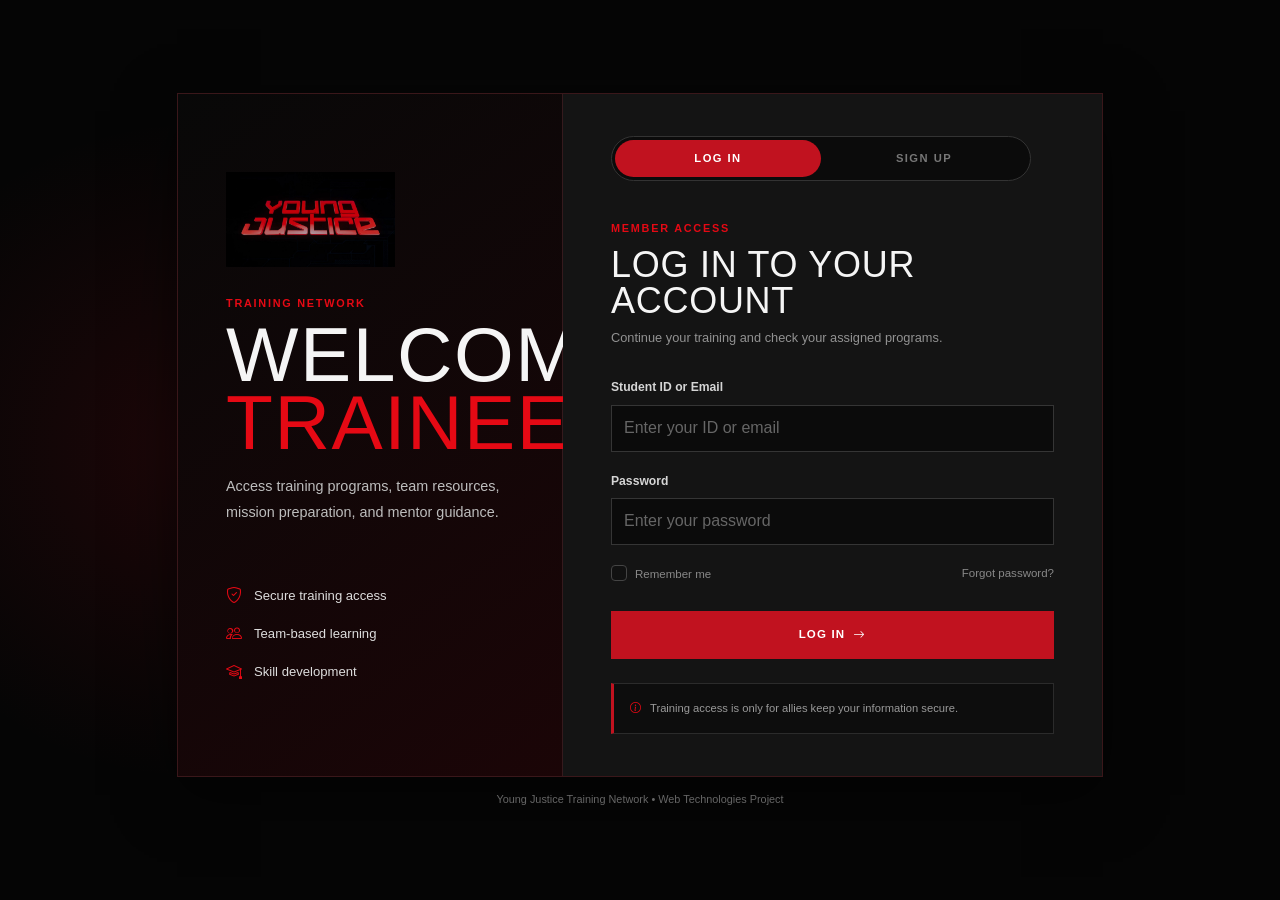
<file: youngjustice/index.html>
<!doctype html>
<html lang="en">
  <head>
    <meta charset="UTF-8" />
    <meta name="viewport" content="width=device-width, initial-scale=1.0" />
    <title>Young Justice | Log In</title>
    <link
      href="https://cdn.jsdelivr.net/npm/bootstrap@5.3.3/dist/css/bootstrap.min.css"
      rel="stylesheet"
    />
    <link
      href="https://cdn.jsdelivr.net/npm/bootstrap-icons@1.11.3/font/bootstrap-icons.min.css"
      rel="stylesheet"
    />
    <link rel="stylesheet" href="style.css" />
  </head>
  <body class="login-page">
    <main class="login-wrapper">
      <!-- Bootstrap Container: Responsive container with max-width constraints -->
      <div class="container">
        <!-- Bootstrap Grid: Centered row with full viewport height and vertical alignment -->
        <div
          class="row justify-content-center align-items-center min-vh-100 py-4"
        >
          <!-- Bootstrap Column: Full width on mobile (col-12), 10 columns on extra-large screens (col-xl-10) -->
          <div class="col-12 col-xl-10">
            <div class="login-card">
              <!-- Bootstrap Grid: Two-column layout (logo intro + login/signup forms) with no gaps -->
              <div class="row g-0">
                <section class="col-lg-5 login-intro">
                  <img
                    src="images/young-justice-logo.png"
                    alt="Young Justice logo"
                    class="login-logo"
                  />
                  <span class="eyebrow">TRAINING NETWORK</span>
                  <h1>Welcome,<br /><span>trainee.</span></h1>
                  <p>
                    Access training programs, team resources, mission
                    preparation, and mentor guidance.
                  </p>
                  <div class="intro-list">
                    <div>
                      <i class="bi bi-shield-check"></i> Secure training access
                    </div>
                    <div><i class="bi bi-people"></i> Team-based learning</div>
                    <div>
                      <i class="bi bi-mortarboard"></i> Skill development
                    </div>
                  </div>
                </section>

                <section class="col-lg-7 login-panel-wrap">
                  <!-- Bootstrap Form: Hidden radio buttons for tab-like form switching (Log In / Sign Up) -->
                  <input type="radio" name="account" id="show-login" checked />
                  <input type="radio" name="account" id="show-signup" />

                  <div
                    class="account-switch"
                    role="tablist"
                    aria-label="Account type"
                  >
                    <label for="show-login">LOG IN</label>
                    <label for="show-signup">SIGN UP</label>
                  </div>

                  <div class="login-form account-form">
                    <span class="eyebrow">MEMBER ACCESS</span>
                    <h2>Log in to your account</h2>
                    <p class="form-subtitle">
                      Continue your training and check your assigned programs.
                    </p>

                    <!-- Bootstrap Form: Login form with email/ID and password fields -->
                    <form>
                      <div class="mb-3">
                        <label for="loginId" class="form-label"
                          >Student ID or Email</label
                        >
                        <input
                          type="text"
                          class="form-control"
                          id="loginId"
                          placeholder="Enter your ID or email"
                        />
                      </div>
                      <div class="mb-3">
                        <label for="loginPassword" class="form-label"
                          >Password</label
                        >
                        <input
                          type="password"
                          class="form-control"
                          id="loginPassword"
                          placeholder="Enter your password"
                        />
                      </div>
                      <div class="login-options">
                        <div class="form-check">
                          <input
                            class="form-check-input"
                            type="checkbox"
                            id="remember"
                          />
                          <label class="form-check-label" for="remember"
                            >Remember me</label
                          >
                        </div>
                        <a href="#">Forgot password?</a>
                      </div>
                      <!-- Bootstrap Button: Full-width danger button with icon (links to landing page) -->
                      <a
                        href="landing.html"
                        class="btn btn-danger w-100 login-button"
                        >LOG IN <i class="bi bi-arrow-right"></i
                      ></a>
                    </form>
                  </div>

                  <div class="signup-form account-form">
                    <span class="eyebrow">NEW MEMBER</span>
                    <h2>Create your account</h2>
                    <p class="form-subtitle">
                      Register your trainee profile and choose a training
                      program.
                    </p>

                    <!-- Bootstrap Form: Sign-up form with multiple input fields -->
                    <form>
                      <!-- Bootstrap Grid: Multi-column layout for signup fields with spacing (g-3) -->
                      <div class="row g-3">
                        <div class="col-12">
                          <label for="fullName" class="form-label"
                            >Full Name</label
                          >
                          <input
                            type="text"
                            class="form-control"
                            id="fullName"
                            placeholder="Enter your full name"
                          />
                        </div>
                        <div class="col-md-6">
                          <label for="studentId" class="form-label"
                            >Student ID</label
                          >
                          <input
                            type="text"
                            class="form-control"
                            id="studentId"
                            placeholder="YJ-2026-001"
                          />
                        </div>
                        <div class="col-md-6">
                          <label for="signupEmail" class="form-label"
                            >Email</label
                          >
                          <input
                            type="email"
                            class="form-control"
                            id="signupEmail"
                            placeholder="name@email.com"
                          />
                        </div>
                        <div class="col-md-6">
                          <label for="signupPassword" class="form-label"
                            >Password</label
                          >
                          <input
                            type="password"
                            class="form-control"
                            id="signupPassword"
                            placeholder="Create password"
                          />
                        </div>
                        <div class="col-md-6">
                          <label for="confirmPassword" class="form-label"
                            >Confirm Password</label
                          >
                          <input
                            type="password"
                            class="form-control"
                            id="confirmPassword"
                            placeholder="Repeat password"
                          />
                        </div>
                        <div class="col-12">
                          <label for="trainingProgram" class="form-label"
                            >Training Program</label
                          >
                          <select class="form-select" id="trainingProgram">
                            <option selected>Select a program</option>
                            <option>Combat Training</option>
                            <option>Tactical Strategy</option>
                            <option>Speed & Agility</option>
                            <option>Technology & Equipment</option>
                            <option>Team Leadership</option>
                            <option>Rescue Training</option>
                          </select>
                        </div>
                      </div>
                      <div class="form-check my-3">
                        <input
                          class="form-check-input"
                          type="checkbox"
                          id="terms"
                        />
                        <label class="form-check-label" for="terms"
                          >I agree to the training terms and conditions.</label
                        >
                      </div>
                      <!-- Bootstrap Button: Full-width danger button for account creation with person icon -->
                      <button
                        type="button"
                        class="btn btn-danger w-100 login-button"
                      >
                        CREATE ACCOUNT <i class="bi bi-person-plus"></i>
                      </button>
                    </form>
                  </div>

                  <!-- Bootstrap Alert: Info alert box with icon notification for training access notice -->
                  <div class="alert login-alert mt-4 mb-0">
                    <i class="bi bi-info-circle"></i>
                    Training access is only for allies keep your information
                    secure.
                  </div>
                </section>
              </div>
            </div>
            <p class="login-footer">
              Young Justice Training Network • Web Technologies Project
            </p>
          </div>
        </div>
      </div>
    </main>
  </body>
</html>
</file>
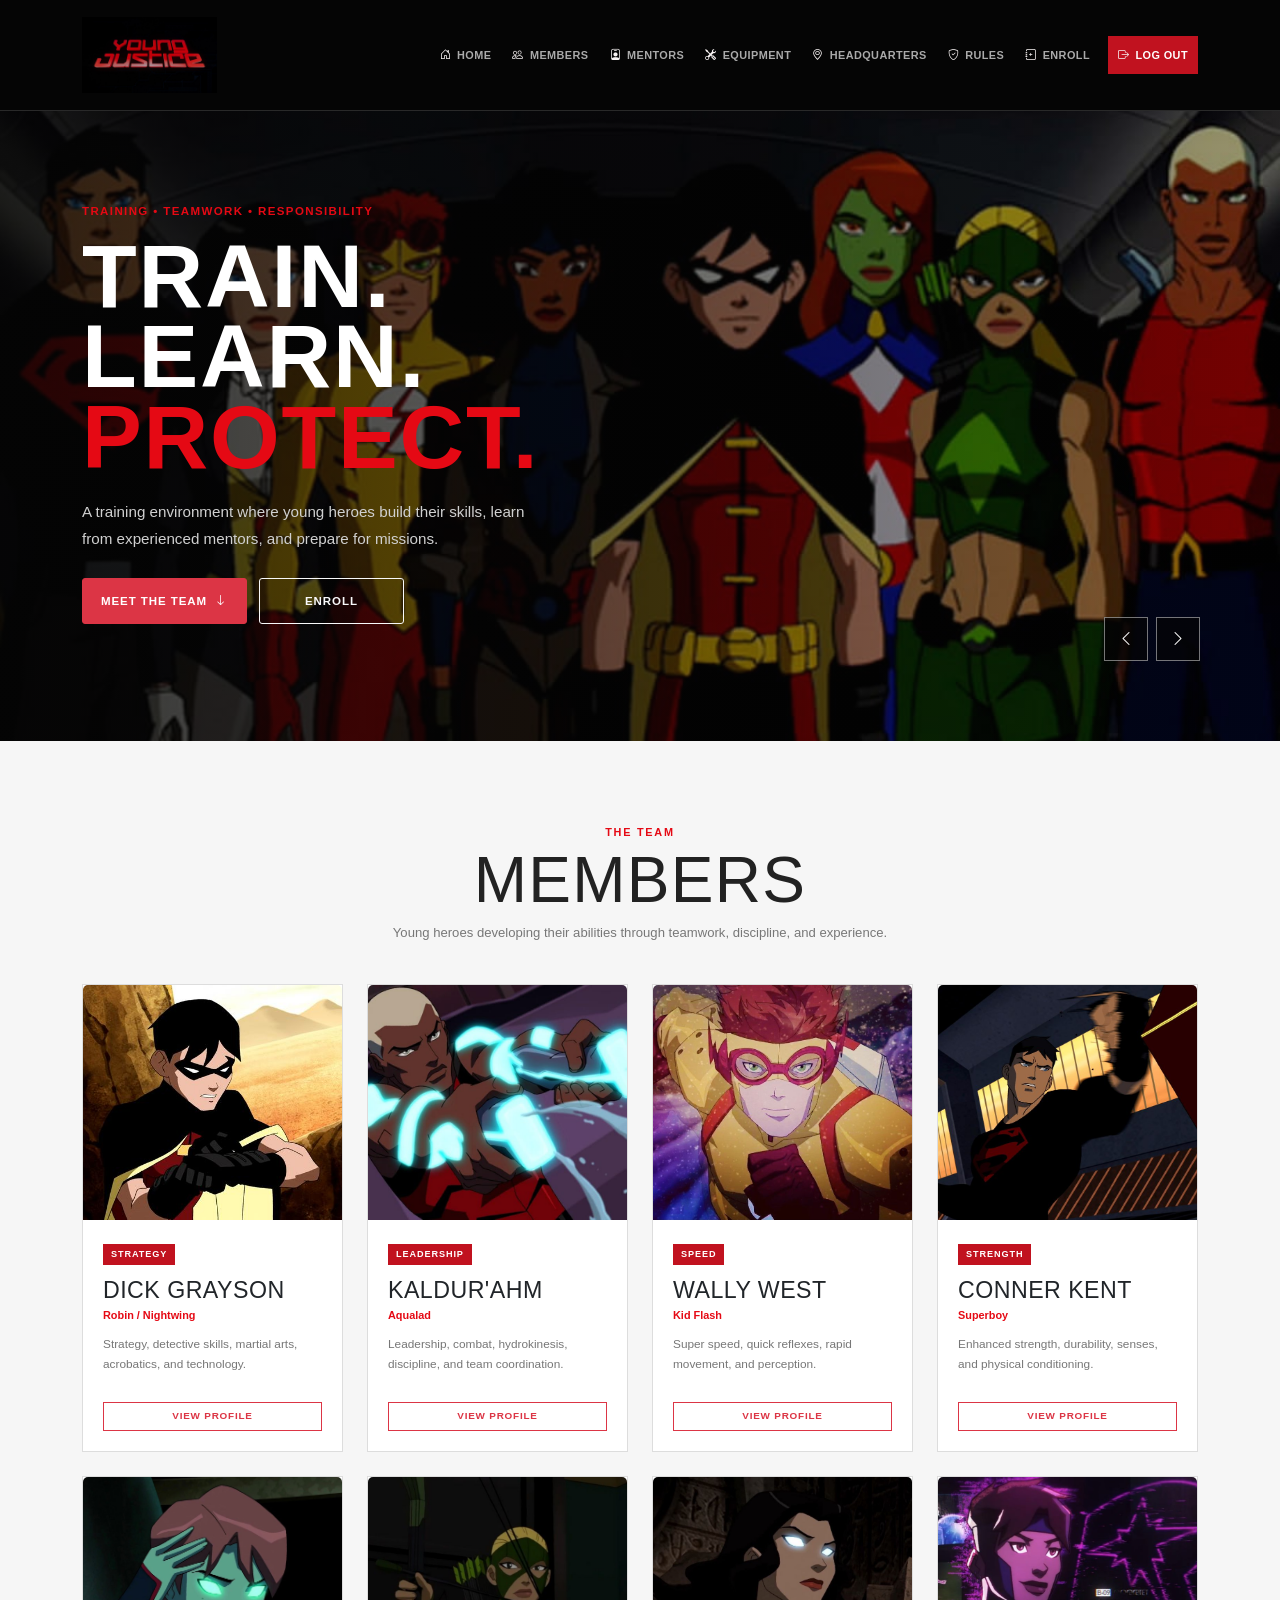
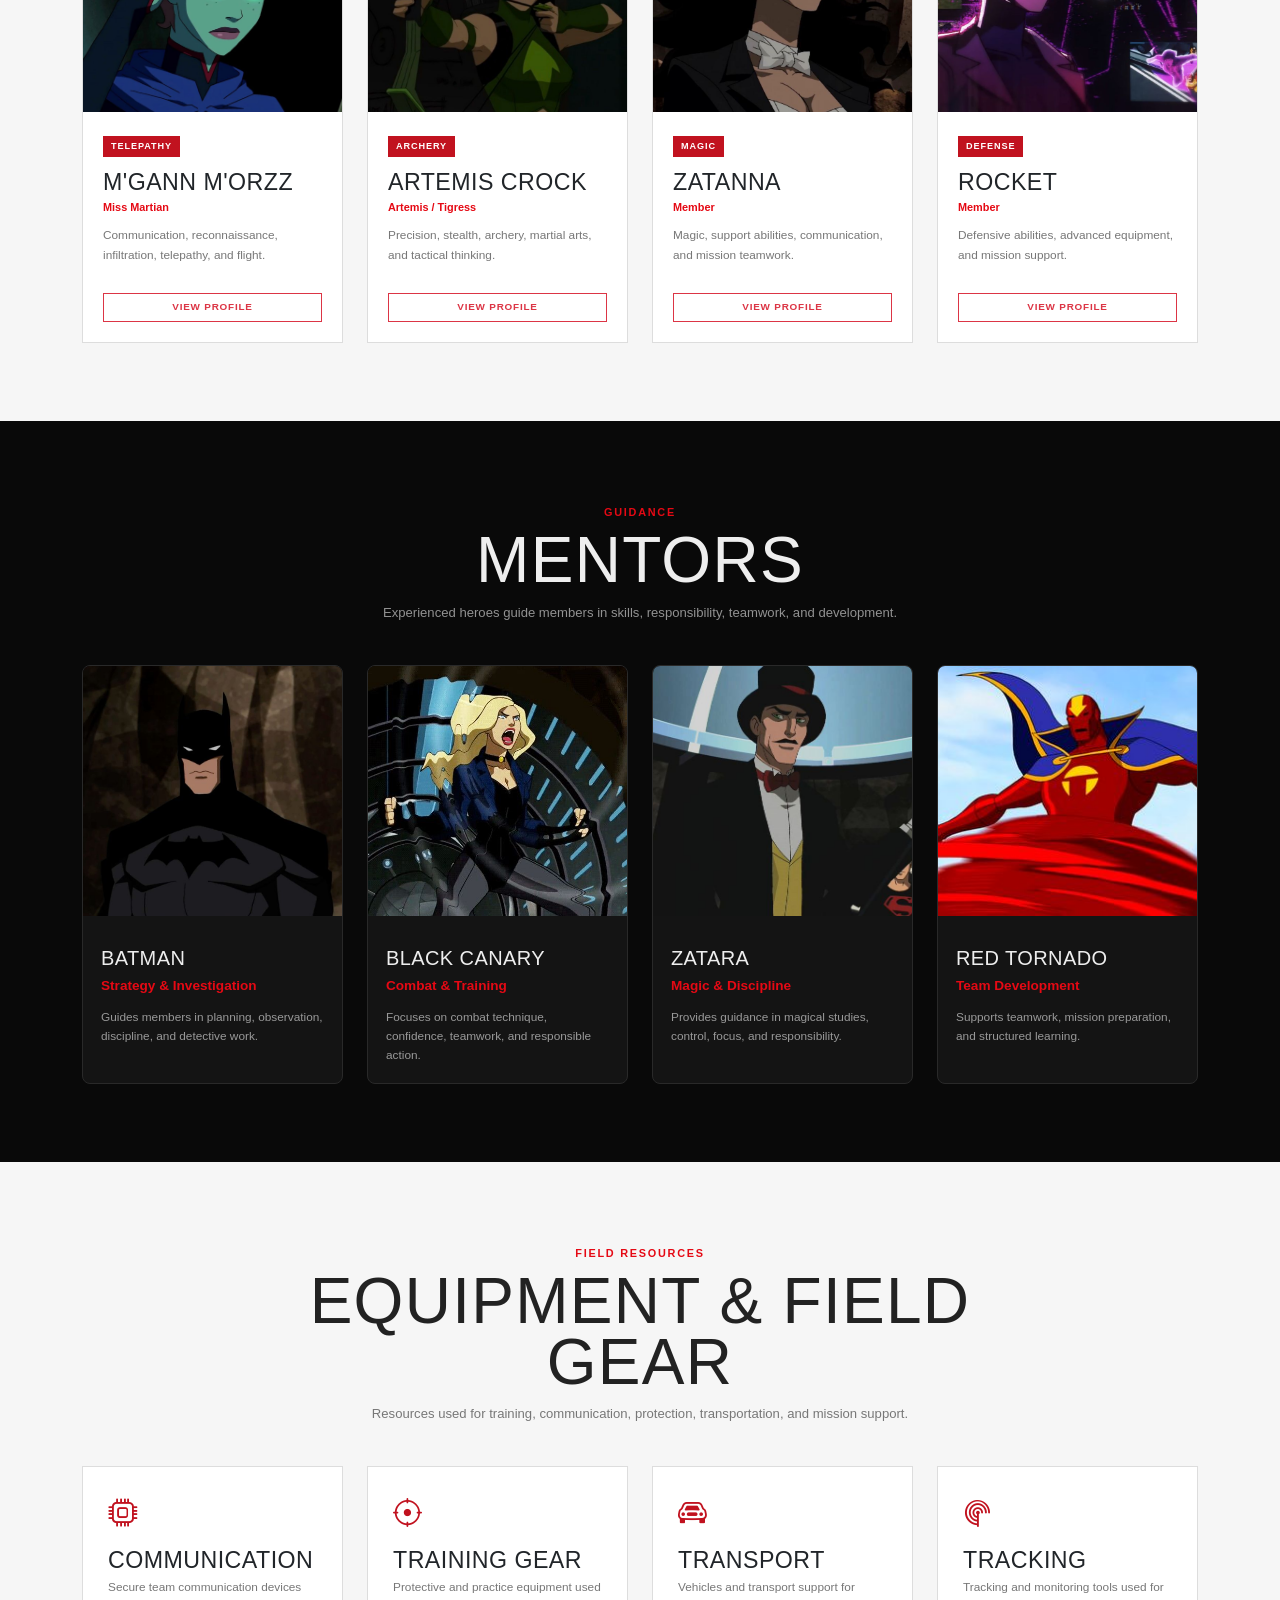
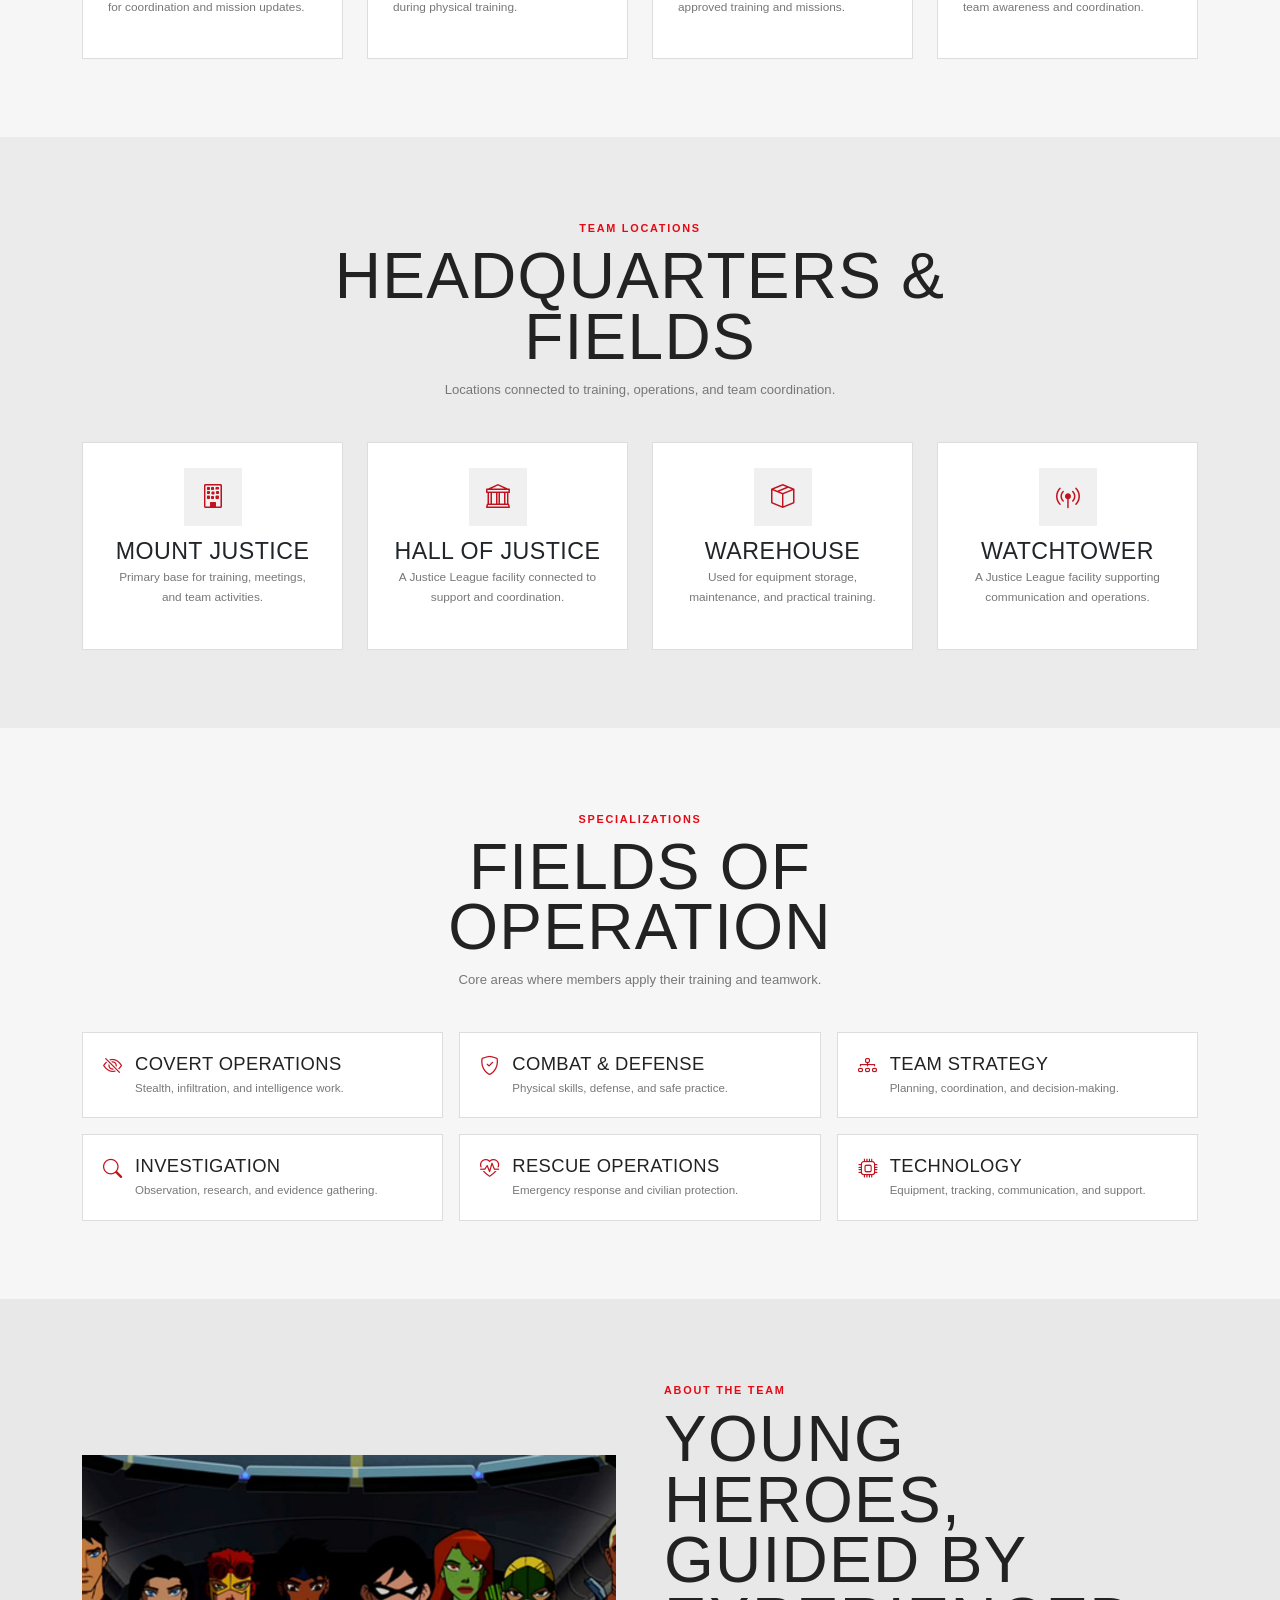
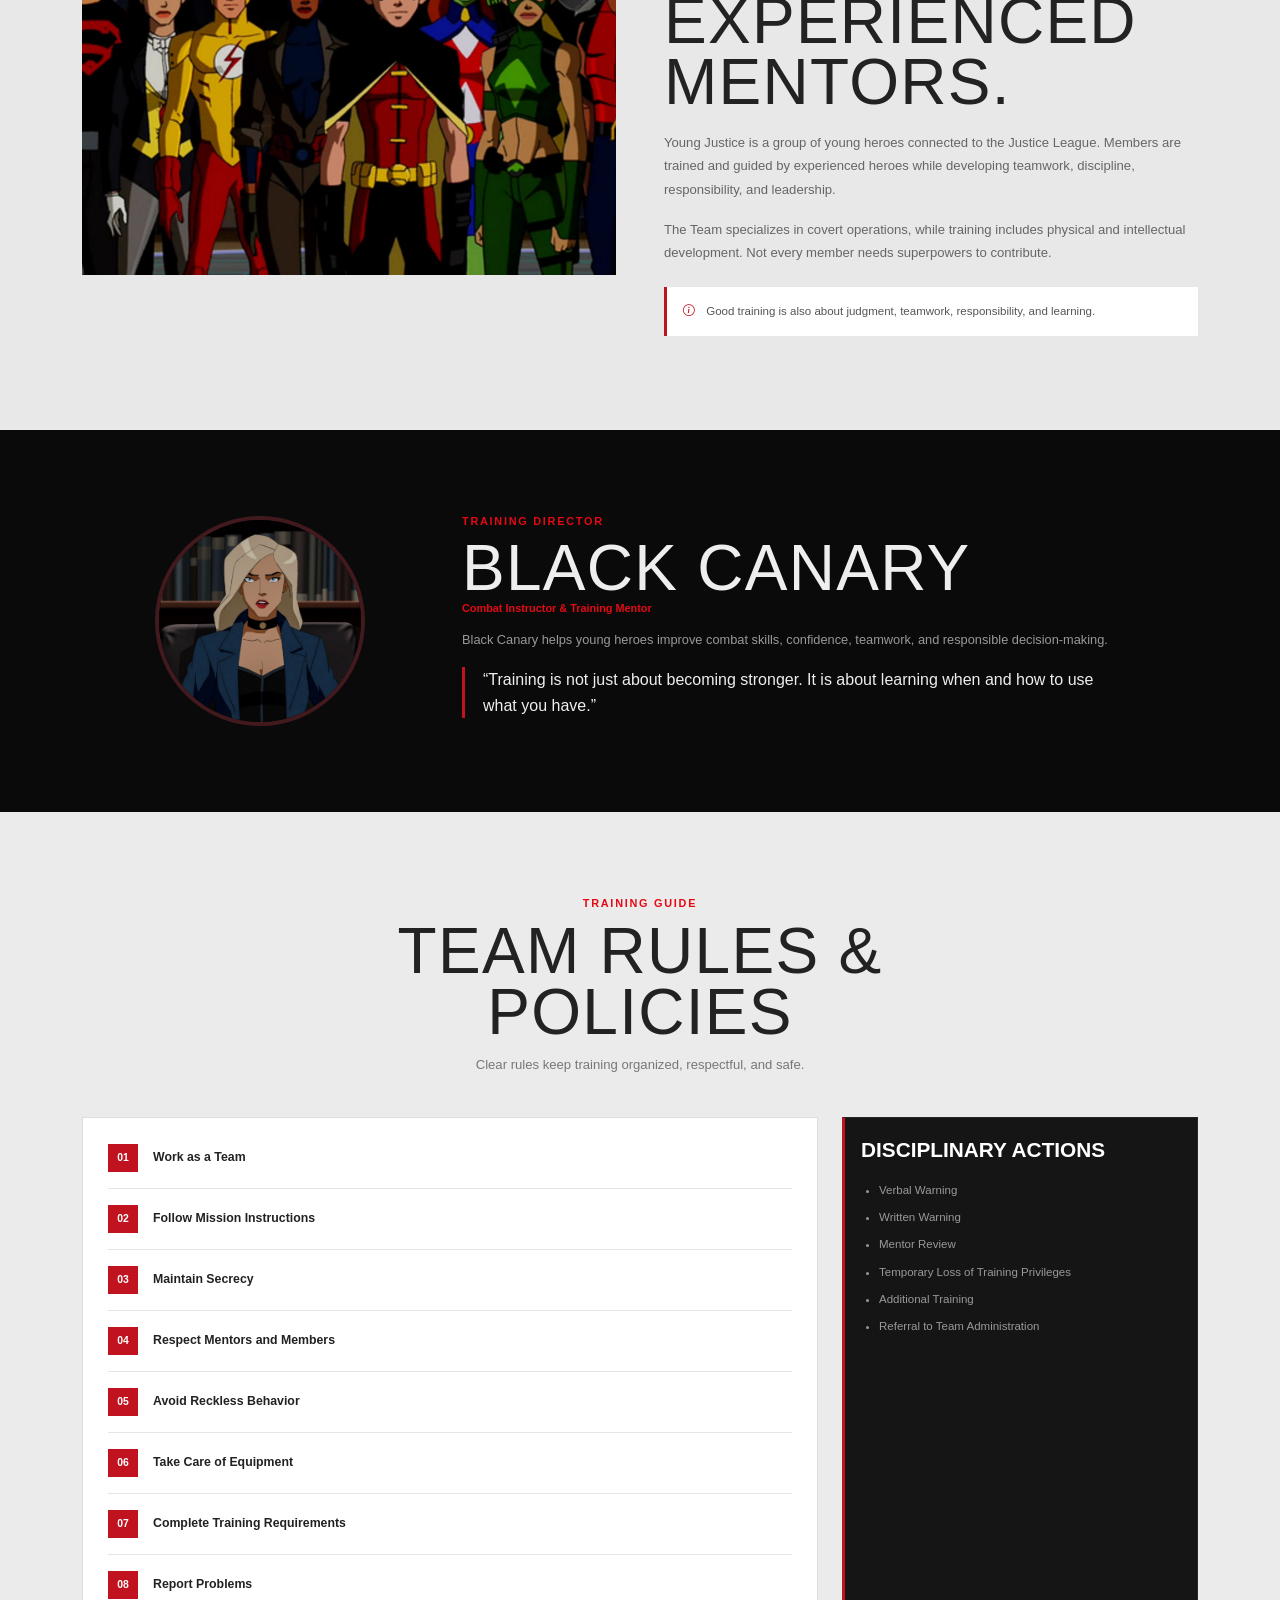
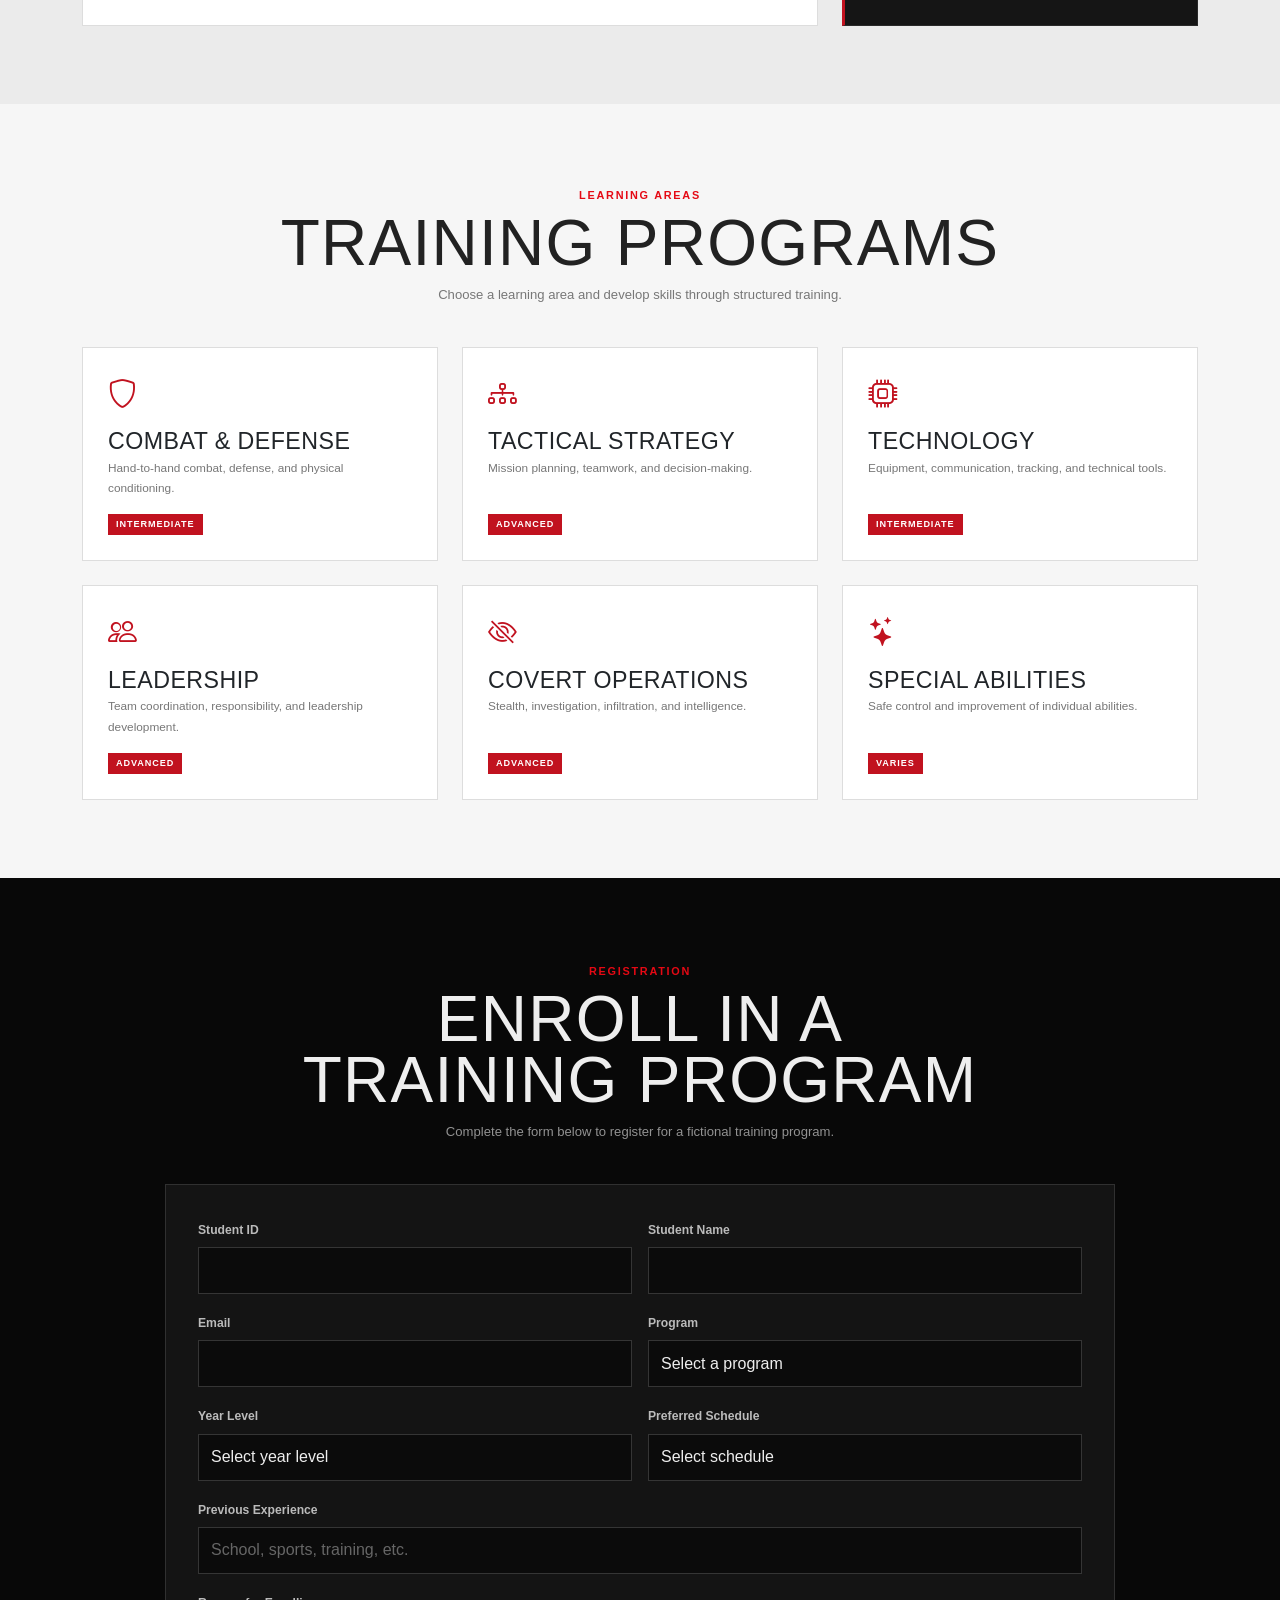
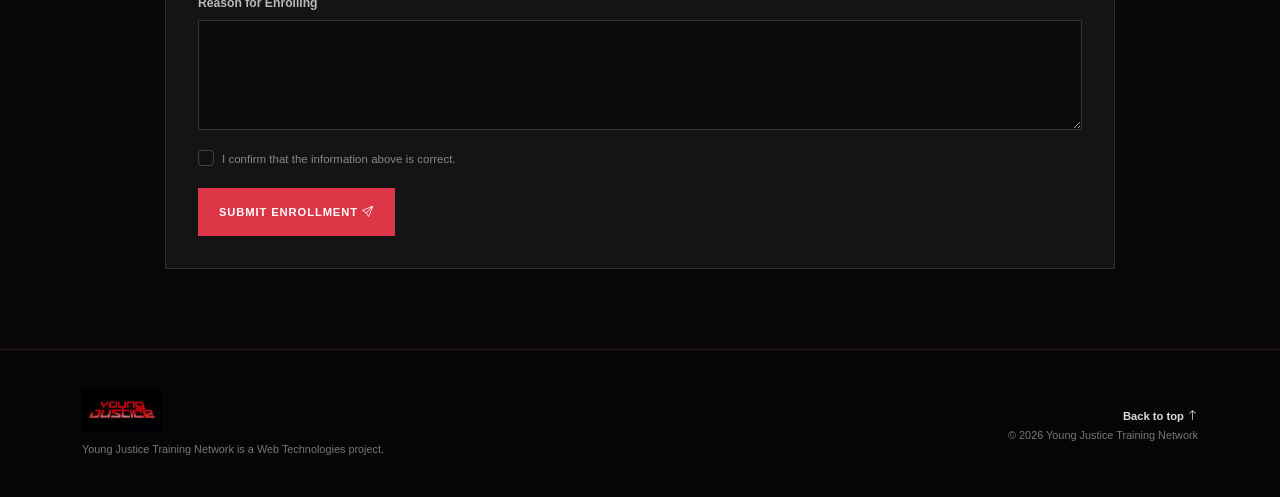
<file: youngjustice/landing.html>
<!doctype html>
<html lang="en">
  <head>
    <meta charset="UTF-8" />
    <meta name="viewport" content="width=device-width, initial-scale=1.0" />
    <title>Young Justice | Training Network</title>
    <link
      href="https://cdn.jsdelivr.net/npm/bootstrap@5.3.3/dist/css/bootstrap.min.css"
      rel="stylesheet"
    />
    <link
      href="https://cdn.jsdelivr.net/npm/bootstrap-icons@1.11.3/font/bootstrap-icons.min.css"
      rel="stylesheet"
    />
    <link rel="stylesheet" href="style.css" />
  </head>
  <body class="landing-page">
    <!-- Bootstrap Navbar: Responsive navigation bar with logo, links, and mobile menu toggle -->
    <nav class="navbar navbar-expand-lg navbar-dark main-navbar">
      <!-- Bootstrap Container: Responsive container for centered navbar content -->
      <div class="container">
        <a class="navbar-brand" href="#home">
          <img src="images/young-justice-logo.png" alt="Young Justice logo" />
        </a>

        <!-- Mobile menu -->
        <input type="checkbox" id="menu-toggle" />

        <label for="menu-toggle" class="menu-button">
          <i class="bi bi-list"></i>
        </label>

        <div class="navbar-menu">
          <a href="#home">
            <i class="bi bi-house-door"></i>
            Home
          </a>

          <a href="#members">
            <i class="bi bi-people"></i>
            Members
          </a>

          <a href="#mentors">
            <i class="bi bi-person-badge"></i>
            Mentors
          </a>

          <a href="#equipment">
            <i class="bi bi-tools"></i>
            Equipment
          </a>

          <a href="#headquarters">
            <i class="bi bi-geo-alt"></i>
            Headquarters
          </a>

          <a href="#rules">
            <i class="bi bi-shield-check"></i>
            Rules
          </a>

          <a href="#enroll">
            <i class="bi bi-journal-plus"></i>
            Enroll
          </a>

          <a class="logout-link" href="index.html">
            <i class="bi bi-box-arrow-right"></i>
            Log Out
          </a>
        </div>
      </div>
    </nav>

    <main>
      <section id="home" class="hero">
        <!-- Carousel -->
        <input type="radio" name="hero-carousel" id="hero-slide-1" checked />
        <input type="radio" name="hero-carousel" id="hero-slide-2" />
        <input type="radio" name="hero-carousel" id="hero-slide-3" />

        <!-- Hero Images -->
        <div class="hero-slides">
          <div class="hero-slide slide-1"></div>
          <div class="hero-slide slide-2"></div>
          <div class="hero-slide slide-3"></div>
        </div>

        <!-- Dark overlay for readable text -->
        <div class="hero-overlay"></div>

        <!-- Bootstrap Container: Centered container for hero section content -->
        <div class="container hero-content">
          <!-- Bootstrap Grid: Row with vertical alignment for hero content layout -->
          <div class="row align-items-center">
            <div class="col-12 col-lg-8">
              <span class="eyebrow">
                TRAINING • TEAMWORK • RESPONSIBILITY
              </span>

              <h1>
                Train. Learn.<br />
                <span>Protect.</span>
              </h1>

              <p>
                A training environment where young heroes build their skills,
                learn from experienced mentors, and prepare for missions.
              </p>

              <div class="hero-actions">
                <!-- Bootstrap Button: Danger button for Call To Action (Meet the Team) -->
                <a href="#members" class="btn btn-danger hero-button">
                  MEET THE TEAM
                  <i class="bi bi-arrow-down"></i>
                </a>

                <!-- Bootstrap Button: Outline light button for secondary action (Enroll) -->
                <a href="#enroll" class="btn btn-outline-light hero-button">
                  ENROLL
                </a>
              </div>
            </div>
          </div>
        </div>

        <!-- Carousel Arrows -->

        <div class="hero-controls">
          <!-- Slide 1 arrows -->
          <label
            for="hero-slide-3"
            class="hero-arrow slide-1-prev"
            aria-label="Previous slide"
          >
            <i class="bi bi-chevron-left"></i>
          </label>

          <label
            for="hero-slide-2"
            class="hero-arrow slide-1-next"
            aria-label="Next slide"
          >
            <i class="bi bi-chevron-right"></i>
          </label>

          <!-- Slide 2 arrows -->
          <label
            for="hero-slide-1"
            class="hero-arrow slide-2-prev"
            aria-label="Previous slide"
          >
            <i class="bi bi-chevron-left"></i>
          </label>

          <label
            for="hero-slide-3"
            class="hero-arrow slide-2-next"
            aria-label="Next slide"
          >
            <i class="bi bi-chevron-right"></i>
          </label>

          <!-- Slide 3 arrows -->
          <label
            for="hero-slide-2"
            class="hero-arrow slide-3-prev"
            aria-label="Previous slide"
          >
            <i class="bi bi-chevron-left"></i>
          </label>

          <label
            for="hero-slide-1"
            class="hero-arrow slide-3-next"
            aria-label="Next slide"
          >
            <i class="bi bi-chevron-right"></i>
          </label>
        </div>
      </section>

      <section id="members" class="content-section">
        <!-- Bootstrap Container: Responsive container for members section content -->
        <div class="container">
          <div class="section-title">
            <span class="eyebrow">THE TEAM</span>
            <h2>Members</h2>
            <p>
              Young heroes developing their abilities through teamwork,
              discipline, and experience.
            </p>
          </div>
          <!-- Bootstrap Grid: Row with 4-unit gap spacing for member cards layout -->
          <div class="row g-4">
            <div class="col-12 col-sm-6 col-lg-4 col-xl-3">
              <!-- Bootstrap Card: Member profile card with image, info, and action button -->
              <article class="card member-card">
                <img
                  src="images/member1.jpg"
                  class="card-img-top"
                  alt="Dick Grayson as Robin"
                />
                <div class="card-body">
                  <!-- Bootstrap Badge: Specialty badge highlighting member's skill focus -->
                  <span class="badge">STRATEGY</span>
                  <h3>Dick Grayson</h3>
                  <p class="role">Robin / Nightwing</p>
                  <p>
                    Strategy, detective skills, martial arts, acrobatics, and
                    technology.
                  </p>
                  <!-- Bootstrap Button: Outline danger button to view member profile modal -->
                  <a
                    href="#member-1"
                    class="btn btn-outline-danger profile-button"
                    >VIEW PROFILE</a
                  >
                </div>
              </article>
            </div>

            <div class="col-12 col-sm-6 col-lg-4 col-xl-3">
              <article class="card member-card">
                <img
                  src="images/member2.jpg"
                  class="card-img-top"
                  alt="Kaldur'ahm as Aqualad"
                />
                <div class="card-body">
                  <span class="badge">LEADERSHIP</span>
                  <h3>Kaldur'ahm</h3>
                  <p class="role">Aqualad</p>
                  <p>
                    Leadership, combat, hydrokinesis, discipline, and team
                    coordination.
                  </p>
                  <a
                    href="#member-2"
                    class="btn btn-outline-danger profile-button"
                    >VIEW PROFILE</a
                  >
                </div>
              </article>
            </div>

            <div class="col-12 col-sm-6 col-lg-4 col-xl-3">
              <article class="card member-card">
                <img
                  src="images/member3.jpg"
                  class="card-img-top"
                  alt="Wally West as Kid Flash"
                />
                <div class="card-body">
                  <span class="badge">SPEED</span>
                  <h3>Wally West</h3>
                  <p class="role">Kid Flash</p>
                  <p>
                    Super speed, quick reflexes, rapid movement, and perception.
                  </p>
                  <a
                    href="#member-3"
                    class="btn btn-outline-danger profile-button"
                    >VIEW PROFILE</a
                  >
                </div>
              </article>
            </div>

            <div class="col-12 col-sm-6 col-lg-4 col-xl-3">
              <article class="card member-card">
                <img
                  src="images/member4.jpg"
                  class="card-img-top"
                  alt="Conner Kent as Superboy"
                />
                <div class="card-body">
                  <span class="badge">STRENGTH</span>
                  <h3>Conner Kent</h3>
                  <p class="role">Superboy</p>
                  <p>
                    Enhanced strength, durability, senses, and physical
                    conditioning.
                  </p>
                  <a
                    href="#member-4"
                    class="btn btn-outline-danger profile-button"
                    >VIEW PROFILE</a
                  >
                </div>
              </article>
            </div>

            <div class="col-12 col-sm-6 col-lg-4 col-xl-3">
              <article class="card member-card">
                <img
                  src="images/member5.jpg"
                  class="card-img-top"
                  alt="M'gann M'orzz as Miss Martian"
                />
                <div class="card-body">
                  <span class="badge">TELEPATHY</span>
                  <h3>M'gann M'orzz</h3>
                  <p class="role">Miss Martian</p>
                  <p>
                    Communication, reconnaissance, infiltration, telepathy, and
                    flight.
                  </p>
                  <a
                    href="#member-5"
                    class="btn btn-outline-danger profile-button"
                    >VIEW PROFILE</a
                  >
                </div>
              </article>
            </div>

            <div class="col-12 col-sm-6 col-lg-4 col-xl-3">
              <article class="card member-card">
                <img
                  src="images/member6.jpg"
                  class="card-img-top"
                  alt="Artemis Crock as Artemis"
                />
                <div class="card-body">
                  <span class="badge">ARCHERY</span>
                  <h3>Artemis Crock</h3>
                  <p class="role">Artemis / Tigress</p>
                  <p>
                    Precision, stealth, archery, martial arts, and tactical
                    thinking.
                  </p>
                  <a
                    href="#member-6"
                    class="btn btn-outline-danger profile-button"
                    >VIEW PROFILE</a
                  >
                </div>
              </article>
            </div>

            <div class="col-12 col-sm-6 col-lg-4 col-xl-3">
              <article class="card member-card">
                <img
                  src="images/member7.jpg"
                  class="card-img-top"
                  alt="Zatanna"
                />
                <div class="card-body">
                  <span class="badge">MAGIC</span>
                  <h3>Zatanna</h3>
                  <p class="role">Member</p>
                  <p>
                    Magic, support abilities, communication, and mission
                    teamwork.
                  </p>
                  <a
                    href="#member-7"
                    class="btn btn-outline-danger profile-button"
                    >VIEW PROFILE</a
                  >
                </div>
              </article>
            </div>

            <div class="col-12 col-sm-6 col-lg-4 col-xl-3">
              <article class="card member-card">
                <img
                  src="images/member8.jpg"
                  class="card-img-top"
                  alt="Rocket"
                />
                <div class="card-body">
                  <span class="badge">DEFENSE</span>
                  <h3>Rocket</h3>
                  <p class="role">Member</p>
                  <p>
                    Defensive abilities, advanced equipment, and mission
                    support.
                  </p>
                  <a
                    href="#member-8"
                    class="btn btn-outline-danger profile-button"
                    >VIEW PROFILE</a
                  >
                </div>
              </article>
            </div>
          </div>
        </div>
      </section>

      <!--CSS Modals-->
      <div id="member-1" class="profile-modal">
        <a href="#members" class="modal-bg" aria-label="Close"></a>
        <div class="profile-box">
          <a href="#members" class="modal-close" aria-label="Close"
            ><i class="bi bi-x-lg"></i></a
          ><img src="images/member1.jpg" alt="Dick Grayson" />
          <div>
            <span class="eyebrow">STRATEGY</span>
            <h2>Dick Grayson</h2>
            <p class="role">Robin / Nightwing</p>
            <p>
              Uses strategy, detective skills, martial arts, acrobatics,
              leadership, and technology to support the Team.
            </p>
          </div>
        </div>
      </div>
      <div id="member-2" class="profile-modal">
        <a href="#members" class="modal-bg" aria-label="Close"></a>
        <div class="profile-box">
          <a href="#members" class="modal-close" aria-label="Close"
            ><i class="bi bi-x-lg"></i></a
          ><img src="images/member2.jpg" alt="Kaldur'ahm" />
          <div>
            <span class="eyebrow">LEADERSHIP</span>
            <h2>Kaldur'ahm</h2>
            <p class="role">Aqualad</p>
            <p>
              A disciplined leader skilled in combat, hydrokinesis,
              responsibility, and team coordination.
            </p>
          </div>
        </div>
      </div>
      <div id="member-3" class="profile-modal">
        <a href="#members" class="modal-bg" aria-label="Close"></a>
        <div class="profile-box">
          <a href="#members" class="modal-close" aria-label="Close"
            ><i class="bi bi-x-lg"></i></a
          ><img src="images/member3.jpg" alt="Wally West" />
          <div>
            <span class="eyebrow">SPEED</span>
            <h2>Wally West</h2>
            <p class="role">Kid Flash</p>
            <p>
              Uses super speed, fast reflexes, rapid movement, and quick
              perception to support the Team.
            </p>
          </div>
        </div>
      </div>
      <div id="member-4" class="profile-modal">
        <a href="#members" class="modal-bg" aria-label="Close"></a>
        <div class="profile-box">
          <a href="#members" class="modal-close" aria-label="Close"
            ><i class="bi bi-x-lg"></i></a
          ><img src="images/member4.jpg" alt="Conner Kent" />
          <div>
            <span class="eyebrow">STRENGTH</span>
            <h2>Conner Kent</h2>
            <p class="role">Superboy</p>
            <p>
              A powerful member with enhanced strength, durability, senses, and
              physical conditioning.
            </p>
          </div>
        </div>
      </div>
      <div id="member-5" class="profile-modal">
        <a href="#members" class="modal-bg" aria-label="Close"></a>
        <div class="profile-box">
          <a href="#members" class="modal-close" aria-label="Close"
            ><i class="bi bi-x-lg"></i></a
          ><img src="images/member5.jpg" alt="M'gann M'orzz" />
          <div>
            <span class="eyebrow">TELEPATHY</span>
            <h2>M'gann M'orzz</h2>
            <p class="role">Miss Martian</p>
            <p>
              Supports communication, reconnaissance, infiltration, telepathy,
              and flight.
            </p>
          </div>
        </div>
      </div>
      <div id="member-6" class="profile-modal">
        <a href="#members" class="modal-bg" aria-label="Close"></a>
        <div class="profile-box">
          <a href="#members" class="modal-close" aria-label="Close"
            ><i class="bi bi-x-lg"></i></a
          ><img src="images/member6.jpg" alt="Artemis Crock" />
          <div>
            <span class="eyebrow">ARCHERY</span>
            <h2>Artemis Crock</h2>
            <p class="role">Artemis / Tigress</p>
            <p>
              Demonstrates precision, stealth, archery, martial arts, and
              tactical thinking.
            </p>
          </div>
        </div>
      </div>
      <div id="member-7" class="profile-modal">
        <a href="#members" class="modal-bg" aria-label="Close"></a>
        <div class="profile-box">
          <a href="#members" class="modal-close" aria-label="Close"
            ><i class="bi bi-x-lg"></i></a
          ><img src="images/member7.jpg" alt="Zatanna" />
          <div>
            <span class="eyebrow">MAGIC</span>
            <h2>Zatanna</h2>
            <p class="role">Member</p>
            <p>
              Develops magical abilities and supports the Team during missions.
            </p>
          </div>
        </div>
      </div>
      <div id="member-8" class="profile-modal">
        <a href="#members" class="modal-bg" aria-label="Close"></a>
        <div class="profile-box">
          <a href="#members" class="modal-close" aria-label="Close"
            ><i class="bi bi-x-lg"></i></a
          ><img src="images/member8.jpg" alt="Rocket" />
          <div>
            <span class="eyebrow">DEFENSE</span>
            <h2>Rocket</h2>
            <p class="role">Member</p>
            <p>
              Uses advanced equipment and defensive abilities to support the
              Team.
            </p>
          </div>
        </div>
      </div>

      <section id="mentors" class="content-section dark-section">
        <div class="container">
          <div class="section-title">
            <span class="eyebrow">GUIDANCE</span>
            <h2>Mentors</h2>
            <p>
              Experienced heroes guide members in skills, responsibility,
              teamwork, and development.
            </p>
          </div>

          <div class="row g-4">
            <!-- Bootstrap Card: Mentor card with image and role description -->
            <div class="col-12 col-sm-6 col-lg-3">
              <article class="card mentor-card">
                <img
                  src="images/mentor1.jpg"
                  class="card-img-top mentor-image"
                  alt="Batman"
                />

                <div class="card-body">
                  <h3>Batman</h3>
                  <p class="role">Strategy & Investigation</p>
                  <p>
                    Guides members in planning, observation, discipline, and
                    detective work.
                  </p>
                </div>
              </article>
            </div>

            <!--12. Bootstrap Card-->
            <div class="col-12 col-sm-6 col-lg-3">
              <article class="card mentor-card">
                <img
                  src="images/mentor2.jpg"
                  class="card-img-top mentor-image"
                  alt="Black Canary"
                />

                <div class="card-body">
                  <h3>Black Canary</h3>
                  <p class="role">Combat & Training</p>
                  <p>
                    Focuses on combat technique, confidence, teamwork, and
                    responsible action.
                  </p>
                </div>
              </article>
            </div>

            <!-- Bootstrap Card: Mentor card with image and role description -->
            <div class="col-12 col-sm-6 col-lg-3">
              <article class="card mentor-card">
                <img
                  src="images/mentor3.jpg"
                  class="card-img-top mentor-image"
                  alt="Zatara"
                />

                <div class="card-body">
                  <h3>Zatara</h3>
                  <p class="role">Magic & Discipline</p>
                  <p>
                    Provides guidance in magical studies, control, focus, and
                    responsibility.
                  </p>
                </div>
              </article>
            </div>

            <!-- Bootstrap Card: Mentor card with image and role description -->
            <div class="col-12 col-sm-6 col-lg-3">
              <article class="card mentor-card">
                <img
                  src="images/mentor4.jpg"
                  class="card-img-top mentor-image"
                  alt="Red Tornado"
                />

                <div class="card-body">
                  <h3>Red Tornado</h3>
                  <p class="role">Team Development</p>
                  <p>
                    Supports teamwork, mission preparation, and structured
                    learning.
                  </p>
                </div>
              </article>
            </div>
          </div>
        </div>
      </section>

      <section id="equipment" class="content-section">
        <div class="container">
          <div class="section-title">
            <span class="eyebrow">FIELD RESOURCES</span>
            <h2>Equipment & Field Gear</h2>
            <p>
              Resources used for training, communication, protection,
              transportation, and mission support.
            </p>
          </div>
          <div class="row g-4">
            <!-- Bootstrap Card: Icon card for equipment category (Communication, Training, etc) -->
            <div class="col-md-6 col-lg-3">
              <article class="card info-card">
                <i class="bi bi-cpu"></i>
                <h3>Communication</h3>
                <p>
                  Secure team communication devices for coordination and mission
                  updates.
                </p>
              </article>
            </div>
            <div class="col-md-6 col-lg-3">
              <article class="card info-card">
                <i class="bi bi-crosshair"></i>
                <h3>Training Gear</h3>
                <p>
                  Protective and practice equipment used during physical
                  training.
                </p>
              </article>
            </div>
            <div class="col-md-6 col-lg-3">
              <article class="card info-card">
                <i class="bi bi-car-front"></i>
                <h3>Transport</h3>
                <p>
                  Vehicles and transport support for approved training and
                  missions.
                </p>
              </article>
            </div>
            <div class="col-md-6 col-lg-3">
              <article class="card info-card">
                <i class="bi bi-radar"></i>
                <h3>Tracking</h3>
                <p>
                  Tracking and monitoring tools used for team awareness and
                  coordination.
                </p>
              </article>
            </div>
          </div>
        </div>
      </section>

      <section id="headquarters" class="content-section gray-section">
        <div class="container">
          <div class="section-title">
            <span class="eyebrow">TEAM LOCATIONS</span>
            <h2>Headquarters & Fields</h2>
            <p>
              Locations connected to training, operations, and team
              coordination.
            </p>
          </div>
          <div class="row g-4">
            <!-- Bootstrap Card: Location card with icon and description (Mount Justice, etc) -->
            <div class="col-md-6 col-lg-3">
              <article class="card location-card">
                <div class="location-icon"><i class="bi bi-building"></i></div>
                <h3>Mount Justice</h3>
                <p>Primary base for training, meetings, and team activities.</p>
              </article>
            </div>
            <div class="col-md-6 col-lg-3">
              <article class="card location-card">
                <div class="location-icon"><i class="bi bi-bank"></i></div>
                <h3>Hall of Justice</h3>
                <p>
                  A Justice League facility connected to support and
                  coordination.
                </p>
              </article>
            </div>
            <div class="col-md-6 col-lg-3">
              <article class="card location-card">
                <div class="location-icon"><i class="bi bi-box-seam"></i></div>
                <h3>Warehouse</h3>
                <p>
                  Used for equipment storage, maintenance, and practical
                  training.
                </p>
              </article>
            </div>
            <div class="col-md-6 col-lg-3">
              <article class="card location-card">
                <div class="location-icon">
                  <i class="bi bi-broadcast-pin"></i>
                </div>
                <h3>Watchtower</h3>
                <p>
                  A Justice League facility supporting communication and
                  operations.
                </p>
              </article>
            </div>
          </div>
        </div>
      </section>

      <section class="content-section">
        <div class="container">
          <div class="section-title">
            <span class="eyebrow">SPECIALIZATIONS</span>
            <h2>Fields of Operation</h2>
            <p>Core areas where members apply their training and teamwork.</p>
          </div>
          <div class="row g-3">
            <div class="col-md-6 col-lg-4">
              <div class="field-item">
                <i class="bi bi-eye-slash"></i>
                <div>
                  <h3>Covert Operations</h3>
                  <p>Stealth, infiltration, and intelligence work.</p>
                </div>
              </div>
            </div>
            <div class="col-md-6 col-lg-4">
              <div class="field-item">
                <i class="bi bi-shield-check"></i>
                <div>
                  <h3>Combat & Defense</h3>
                  <p>Physical skills, defense, and safe practice.</p>
                </div>
              </div>
            </div>
            <div class="col-md-6 col-lg-4">
              <div class="field-item">
                <i class="bi bi-diagram-3"></i>
                <div>
                  <h3>Team Strategy</h3>
                  <p>Planning, coordination, and decision-making.</p>
                </div>
              </div>
            </div>
            <div class="col-md-6 col-lg-4">
              <div class="field-item">
                <i class="bi bi-search"></i>
                <div>
                  <h3>Investigation</h3>
                  <p>Observation, research, and evidence gathering.</p>
                </div>
              </div>
            </div>
            <div class="col-md-6 col-lg-4">
              <div class="field-item">
                <i class="bi bi-heart-pulse"></i>
                <div>
                  <h3>Rescue Operations</h3>
                  <p>Emergency response and civilian protection.</p>
                </div>
              </div>
            </div>
            <div class="col-md-6 col-lg-4">
              <div class="field-item">
                <i class="bi bi-cpu"></i>
                <div>
                  <h3>Technology</h3>
                  <p>Equipment, tracking, communication, and support.</p>
                </div>
              </div>
            </div>
          </div>
        </div>
      </section>

      <section class="about-section content-section">
        <div class="container">
          <div class="row align-items-center g-5">
            <div class="col-lg-6">
              <img
                src="images/hero2.jpg"
                alt="Young Justice team"
                class="about-image"
              />
            </div>
            <div class="col-lg-6">
              <span class="eyebrow">ABOUT THE TEAM</span>
              <h2>Young heroes, guided by experienced mentors.</h2>
              <p>
                Young Justice is a group of young heroes connected to the
                Justice League. Members are trained and guided by experienced
                heroes while developing teamwork, discipline, responsibility,
                and leadership.
              </p>
              <p>
                The Team specializes in covert operations, while training
                includes physical and intellectual development. Not every member
                needs superpowers to contribute.
              </p>
              <!-- Bootstrap Alert: Info alert highlighting important training principle -->
              <div class="alert about-alert">
                <i class="bi bi-info-circle"></i> Good training is also about
                judgment, teamwork, responsibility, and learning.
              </div>
            </div>
          </div>
        </div>
      </section>

      <section class="director-section">
        <div class="container">
          <div class="row align-items-center g-4">
            <div class="col-md-4 text-center">
              <img
                src="images/director.jpg"
                alt="Black Canary"
                class="director-image"
              />
            </div>
            <div class="col-md-8">
              <span class="eyebrow">TRAINING DIRECTOR</span>
              <h2>Black Canary</h2>
              <p class="role">Combat Instructor & Training Mentor</p>
              <p>
                Black Canary helps young heroes improve combat skills,
                confidence, teamwork, and responsible decision-making.
              </p>
              <p class="director-note">
                “Training is not just about becoming stronger. It is about
                learning when and how to use what you have.”
              </p>
            </div>
          </div>
        </div>
      </section>

      <section id="rules" class="content-section gray-section">
        <div class="container">
          <div class="section-title">
            <span class="eyebrow">TRAINING GUIDE</span>
            <h2>Team Rules & Policies</h2>
            <p>Clear rules keep training organized, respectful, and safe.</p>
          </div>
          <div class="row g-4">
            <div class="col-lg-8">
              <div class="rules-card">
                <div><b>01</b><span>Work as a Team</span></div>
                <div><b>02</b><span>Follow Mission Instructions</span></div>
                <div><b>03</b><span>Maintain Secrecy</span></div>
                <div><b>04</b><span>Respect Mentors and Members</span></div>
                <div><b>05</b><span>Avoid Reckless Behavior</span></div>
                <div><b>06</b><span>Take Care of Equipment</span></div>
                <div><b>07</b><span>Complete Training Requirements</span></div>
                <div><b>08</b><span>Report Problems</span></div>
              </div>
            </div>
            <div class="col-lg-4">
              <!-- Bootstrap Alert: Danger alert displaying disciplinary actions list -->
              <div class="alert discipline-alert">
                <strong>Disciplinary Actions</strong>
                <ul>
                  <li>Verbal Warning</li>
                  <li>Written Warning</li>
                  <li>Mentor Review</li>
                  <li>Temporary Loss of Training Privileges</li>
                  <li>Additional Training</li>
                  <li>Referral to Team Administration</li>
                </ul>
              </div>
            </div>
          </div>
        </div>
      </section>

      <section class="content-section">
        <div class="container">
          <div class="section-title">
            <span class="eyebrow">LEARNING AREAS</span>
            <h2>Training Programs</h2>
            <p>
              Choose a learning area and develop skills through structured
              training.
            </p>
          </div>
          <div class="row g-4">
            <!-- Bootstrap Card: Training program card with icon, description, and difficulty badge -->
            <div class="col-md-6 col-lg-4">
              <article class="card program-card">
                <i class="bi bi-shield"></i>
                <h3>Combat & Defense</h3>
                <p>Hand-to-hand combat, defense, and physical conditioning.</p>
                <span class="badge">INTERMEDIATE</span>
              </article>
            </div>
            <div class="col-md-6 col-lg-4">
              <article class="card program-card">
                <i class="bi bi-diagram-3"></i>
                <h3>Tactical Strategy</h3>
                <p>Mission planning, teamwork, and decision-making.</p>
                <span class="badge">ADVANCED</span>
              </article>
            </div>
            <div class="col-md-6 col-lg-4">
              <article class="card program-card">
                <i class="bi bi-cpu"></i>
                <h3>Technology</h3>
                <p>Equipment, communication, tracking, and technical tools.</p>
                <span class="badge">INTERMEDIATE</span>
              </article>
            </div>
            <div class="col-md-6 col-lg-4">
              <article class="card program-card">
                <i class="bi bi-people"></i>
                <h3>Leadership</h3>
                <p>
                  Team coordination, responsibility, and leadership development.
                </p>
                <span class="badge">ADVANCED</span>
              </article>
            </div>
            <div class="col-md-6 col-lg-4">
              <article class="card program-card">
                <i class="bi bi-eye-slash"></i>
                <h3>Covert Operations</h3>
                <p>Stealth, investigation, infiltration, and intelligence.</p>
                <span class="badge">ADVANCED</span>
              </article>
            </div>
            <div class="col-md-6 col-lg-4">
              <article class="card program-card">
                <i class="bi bi-stars"></i>
                <h3>Special Abilities</h3>
                <p>Safe control and improvement of individual abilities.</p>
                <span class="badge">VARIES</span>
              </article>
            </div>
          </div>
        </div>
      </section>

      <section id="enroll" class="enroll-section">
        <div class="container">
          <div class="section-title light-title">
            <span class="eyebrow">REGISTRATION</span>
            <h2>Enroll in a Training Program</h2>
            <p>
              Complete the form below to register for a fictional training
              program.
            </p>
          </div>
          <div class="enroll-box">
            <!-- Bootstrap Form: Enrollment form with multiple input types (text, email, select, textarea) -->
            <form>
              <div class="row g-3">
                <div class="col-md-6">
                  <label for="enrollId" class="form-label">Student ID</label
                  ><input type="text" class="form-control" id="enrollId" />
                </div>
                <div class="col-md-6">
                  <label for="enrollName" class="form-label">Student Name</label
                  ><input type="text" class="form-control" id="enrollName" />
                </div>
                <div class="col-md-6">
                  <label for="enrollEmail" class="form-label">Email</label
                  ><input type="email" class="form-control" id="enrollEmail" />
                </div>
                <div class="col-md-6">
                  <label for="program" class="form-label">Program</label
                  ><select class="form-select" id="program">
                    <option selected>Select a program</option>
                    <option>Combat & Defense</option>
                    <option>Tactical Strategy</option>
                    <option>Technology</option>
                    <option>Leadership</option>
                    <option>Covert Operations</option>
                    <option>Special Abilities</option>
                  </select>
                </div>
                <div class="col-md-6">
                  <label for="yearLevel" class="form-label">Year Level</label
                  ><select class="form-select" id="yearLevel">
                    <option selected>Select year level</option>
                    <option>First Year</option>
                    <option>Second Year</option>
                    <option>Third Year</option>
                    <option>Fourth Year</option>
                  </select>
                </div>
                <div class="col-md-6">
                  <label for="schedule" class="form-label"
                    >Preferred Schedule</label
                  ><select class="form-select" id="schedule">
                    <option selected>Select schedule</option>
                    <option>Morning</option>
                    <option>Afternoon</option>
                    <option>Evening</option>
                    <option>Weekend</option>
                  </select>
                </div>
                <div class="col-12">
                  <label for="experience" class="form-label"
                    >Previous Experience</label
                  ><input
                    type="text"
                    class="form-control"
                    id="experience"
                    placeholder="School, sports, training, etc."
                  />
                </div>
                <div class="col-12">
                  <label for="reason" class="form-label"
                    >Reason for Enrolling</label
                  ><textarea
                    class="form-control"
                    id="reason"
                    rows="4"
                  ></textarea>
                </div>
                <div class="col-12">
                  <div class="form-check">
                    <input
                      class="form-check-input"
                      type="checkbox"
                      id="agreement"
                    /><label class="form-check-label" for="agreement"
                      >I confirm that the information above is correct.</label
                    >
                  </div>
                </div>
                <div class="col-12">
                  <!-- Bootstrap Button: Danger submit button for enrollment form with send icon -->
                  <button type="button" class="btn btn-danger enroll-button">
                    SUBMIT ENROLLMENT <i class="bi bi-send"></i>
                  </button>
                </div>
              </div>
            </form>
          </div>
        </div>
      </section>
    </main>

    <footer class="footer">
      <div class="container">
        <div class="row g-3 align-items-center">
          <div class="col-md-7">
            <img
              src="images/young-justice-logo.png"
              alt="Young Justice logo"
              class="footer-logo"
            />
            <p>Young Justice Training Network is a Web Technologies project.</p>
          </div>
          <div class="col-md-5 text-md-end">
            <a href="#home">Back to top <i class="bi bi-arrow-up"></i></a>
            <p>© 2026 Young Justice Training Network</p>
          </div>
        </div>
      </div>
    </footer>
  </body>
</html>
</file>
<file: youngjustice/style.css>
:root {
  --red: #c1121f;
  --bright: #e50914;
  --black: #050505;
  --charcoal: #111111;
  --gray: #1c1c1c;
  --light: #f5f5f5;
  --muted: #8f8f8f;
  --line: #2d2d2d;
}

* {
  box-sizing: border-box;
  scroll-behavior: smooth;
}
body {
  margin: 0;
  font-family: Arial, Helvetica, sans-serif;
  color: #222;
  background: #f4f4f4;
}
h1,
h2,
h3,
.navbar-brand {
  font-family: Impact, "Arial Narrow", sans-serif;
  letter-spacing: 0.02em;
}
a {
  text-decoration: none;
}
img {
  max-width: 100%;
  display: block;
}

/* Login Page */
.login-page {
  min-height: 100vh;
  background: #050505;
  color: var(--light);
}
.login-wrapper {
  min-height: 100vh;
  background: radial-gradient(
    circle at 15% 50%,
    rgba(193, 18, 31, 0.13),
    transparent 28%
  );
}
.login-card {
  overflow: hidden;
  border: 1px solid #3a171a;
  background: #111;
  box-shadow: 0 18px 55px rgba(0, 0, 0, 0.55);
}
.login-intro {
  min-height: 650px;
  padding: 55px 48px;
  display: flex;
  flex-direction: column;
  justify-content: center;
  background: linear-gradient(145deg, #080808 0%, #1b0507 100%);
  border-right: 1px solid #351a1d;
}
.login-logo {
  width: 230px;
  height: 95px;
  object-fit: contain;
  object-position: left center;
  margin-bottom: 28px;
}
.eyebrow {
  display: inline-block;
  color: var(--bright);
  font-size: 0.68rem;
  font-weight: 800;
  letter-spacing: 0.16em;
}
.login-intro h1 {
  margin: 10px 0 18px;
  font-size: clamp(3.5rem, 6vw, 5.2rem);
  line-height: 0.88;
  text-transform: uppercase;
}
.login-intro h1 span,
.hero h1 span {
  color: var(--bright);
}
.login-intro > p {
  max-width: 410px;
  color: #bdbdbd;
  line-height: 1.8;
  font-size: 0.9rem;
}
.intro-list {
  margin-top: 28px;
  color: #ddd;
  font-size: 0.82rem;
}
.intro-list div {
  margin: 14px 0;
  display: flex;
  align-items: center;
  gap: 12px;
}
.intro-list i {
  color: var(--bright);
  font-size: 1rem;
}
.login-panel-wrap {
  position: relative;
  padding: 42px 48px;
  background: #141414;
}
.login-panel-wrap > input {
  position: absolute;
  opacity: 0;
  pointer-events: none;
}
.account-switch {
  position: relative;
  display: grid;
  grid-template-columns: 1fr 1fr;
  max-width: 420px;
  margin-bottom: 34px;
  padding: 3px;
  background: #0b0b0b;
  border: 1px solid #333;
  border-radius: 24px;
}
.account-switch:after {
  content: "";
  position: absolute;
  top: 3px;
  bottom: 3px;
  left: 3px;
  width: calc(50% - 3px);
  border-radius: 20px;
  background: var(--red);
  transition: 0.2s ease;
}
#show-signup:checked ~ .account-switch:after {
  transform: translateX(100%);
}
.account-switch label {
  position: relative;
  z-index: 1;
  margin: 0;
  padding: 10px;
  text-align: center;
  color: #777;
  font-size: 0.7rem;
  font-weight: 800;
  letter-spacing: 0.13em;
  cursor: pointer;
}
#show-login:checked ~ .account-switch label[for="show-login"],
#show-signup:checked ~ .account-switch label[for="show-signup"] {
  color: #fff;
}
.account-form {
  display: none;
}
#show-login:checked ~ .login-form,
#show-signup:checked ~ .signup-form {
  display: block;
}
.account-form h2 {
  margin: 8px 0 8px;
  color: #f5f5f5;
  font-size: 2.25rem;
  line-height: 1;
  text-transform: uppercase;
}
.form-subtitle {
  margin: 0 0 26px;
  color: #929292;
  font-size: 0.8rem;
  line-height: 1.7;
}
.form-label {
  color: #d5d5d5;
  font-size: 0.76rem;
  font-weight: 700;
}
.form-control,
.form-select {
  min-height: 47px;
  border-radius: 0;
  border: 1px solid #353535;
  color: #eee;
  background: #0b0b0b;
}
.form-control::placeholder {
  color: #666;
}
.form-control:focus,
.form-select:focus {
  color: #fff;
  background: #0b0b0b;
  border-color: var(--bright);
  box-shadow: 0 0 0 0.15rem rgba(229, 9, 20, 0.12);
}
.login-options {
  display: flex;
  justify-content: space-between;
  align-items: center;
  gap: 12px;
  margin: 8px 0 24px;
}
.form-check-label,
.login-options a {
  color: #888;
  font-size: 0.72rem;
}
.login-options a:hover {
  color: var(--bright);
}
.form-check-input {
  background: #111;
  border-color: #444;
}
.form-check-input:checked {
  background-color: var(--red);
  border-color: var(--red);
}
.login-button {
  min-height: 48px;
  border-radius: 0;
  border-color: var(--red);
  background: var(--red);
  font-size: 0.72rem;
  font-weight: 800;
  letter-spacing: 0.1em;
}
.login-button:hover {
  background: var(--bright);
  border-color: var(--bright);
}
.login-alert {
  display: flex;
  align-items: center;
  gap: 9px;
  color: #999;
  background: #0d0d0d;
  border: 1px solid #2b2b2b;
  border-left: 3px solid var(--red);
  border-radius: 0;
  font-size: 0.7rem;
}
.login-alert i {
  color: var(--bright);
}
.login-footer {
  margin: 14px 0 0;
  color: #666;
  text-align: center;
  font-size: 0.68rem;
}

/* Navbar */

.main-navbar {
  background-color: #050505;

  padding: 12px 0;

  position: sticky;
  top: 0;

  z-index: 1000;

  border-bottom: 1px solid #292929;
}

.main-navbar .container {
  display: flex;

  align-items: center;

  justify-content: space-between;
}

.navbar-brand {
  display: flex;

  align-items: center;
}

.navbar-brand img {
  width: 135px;

  height: auto;

  display: block;
}

/* Desktop Menu */

.navbar-menu {
  display: flex;

  align-items: center;

  gap: 3px;

  margin-left: auto;
}

.navbar-menu a {
  display: flex;

  align-items: center;

  gap: 6px;

  color: #aaa;

  text-decoration: none;

  padding: 10px 9px;

  font-size: 0.68rem;

  font-weight: 700;

  text-transform: uppercase;

  letter-spacing: 0.04em;

  transition: 0.2s ease;
}

.navbar-menu a:hover {
  color: #fff;

  background-color: #151515;
}

.navbar-menu a i {
  color: #f9f4f4;
}

/* Logout */

.navbar-menu .logout-link {
  margin-left: 6px;

  background-color: #c1121f;

  color: #fff;

  border: 1px solid #c1121f;
}

.navbar-menu .logout-link:hover {
  background-color: #e50914;

  color: #fff;
}

/* Mobile Menu */

#menu-toggle {
  display: none;
}

.menu-button {
  display: none;

  align-items: center;

  justify-content: center;

  width: 40px;

  height: 40px;

  color: white;

  border: 1px solid #444;

  cursor: pointer;

  font-size: 20px;

  margin-left: auto;
}

.menu-button:hover {
  background-color: #c1121f;

  border-color: #c1121f;
}

/* Hero Carousel */

.hero {
  position: relative;
  min-height: 70vh;
  overflow: hidden;
  background: #050505;
  color: #fff;
}

/* Carousel Radio Buttons */

.hero > input {
  position: absolute;
  opacity: 0;
  pointer-events: none;
}

/* Slides Container */

.hero-slides {
  position: absolute;
  inset: 0;
  z-index: 0;
}

.hero-slide {
  position: absolute;
  inset: 0;
  background-position: center;
  background-size: cover;
  background-repeat: no-repeat;
  opacity: 0;
  transition: opacity 0.5s ease;
}

/* Slide Images */

.slide-1 {
  background-image: url("images/hero2.jpg");
}

.slide-2 {
  background-image: url("images/hero.jpg");
}

.slide-3 {
  background-image: url("images/gif.gif");
}

/* Active Slide */

#hero-slide-1:checked ~ .hero-slides .slide-1 {
  opacity: 1;
}

#hero-slide-2:checked ~ .hero-slides .slide-2 {
  opacity: 1;
}

#hero-slide-3:checked ~ .hero-slides .slide-3 {
  opacity: 1;
}

/* Hero Overlay */

.hero-overlay {
  position: absolute;
  inset: 0;
  z-index: 1;
  background: linear-gradient(
    90deg,
    rgba(5, 5, 5, 0.78) 0%,
    rgba(5, 5, 5, 0.55) 45%,
    rgba(5, 5, 5, 0.22) 100%
  );
}

/* Hero Content */

.hero-content {
  position: relative;
  z-index: 2;
  min-height: 70vh;
  display: flex;
  align-items: center;
  padding-top: 70px;
  padding-bottom: 100px;
}

/* Hero Label */

.hero .eyebrow {
  display: inline-block;
  margin-bottom: 8px;
  color: #e50914;
  font-size: 0.72rem;
  font-weight: 800;
  letter-spacing: 0.12em;
}

/* Hero Heading */

.hero h1 {
  margin: 8px 0 20px;
  font-size: clamp(3rem, 7vw, 6.2rem);
  line-height: 0.9;
  font-weight: 900;
  text-transform: uppercase;
}

.hero h1 span {
  color: #e50914;
}

/* Hero Description */

.hero p {
  max-width: 600px;
  margin-bottom: 0;
  color: #d0d0d0;
  font-size: 0.95rem;
  line-height: 1.8;
}

/* Hero Buttons */

.hero-actions {
  display: flex;
  gap: 12px;
  flex-wrap: wrap;
  margin-top: 26px;
}

.hero-button {
  min-width: 145px;
  min-height: 46px;
  display: inline-flex;
  align-items: center;
  justify-content: center;
  gap: 8px;
  padding: 12px 18px;
  border-radius: 3px;
  font-size: 0.72rem;
  font-weight: 800;
  letter-spacing: 0.08em;
}

/* Carousel Arrows */

.hero-controls {
  position: absolute;
  right: 30px;
  bottom: 30px;
  z-index: 5;
  display: flex;
  gap: 8px;
  margin: 50px;
}

.hero-arrow {
  width: 44px;
  height: 44px;
  display: none;
  align-items: center;
  justify-content: center;
  border: 1px solid rgba(255, 255, 255, 0.45);
  background: rgba(5, 5, 5, 0.7);
  color: #fff;
  font-size: 1rem;
  cursor: pointer;
  transition:
    background 0.2s ease,
    border-color 0.2s ease,
    transform 0.2s ease;
}

/* Show Arrows */

#hero-slide-1:checked ~ .hero-controls .slide-1-prev,
#hero-slide-1:checked ~ .hero-controls .slide-1-next {
  display: flex;
}

#hero-slide-2:checked ~ .hero-controls .slide-2-prev,
#hero-slide-2:checked ~ .hero-controls .slide-2-next {
  display: flex;
}

#hero-slide-3:checked ~ .hero-controls .slide-3-prev,
#hero-slide-3:checked ~ .hero-controls .slide-3-next {
  display: flex;
}

/* Arrow Hover */

.hero-arrow:hover {
  background: #c1121f;
  border-color: #c1121f;
  transform: translateY(-2px);
}

.hero-arrow i {
  pointer-events: none;
}

/* Content */
.content-section {
  padding: 78px 0;
  background: #f6f6f6;
}
.gray-section {
  background: #ebebeb;
}
.dark-section {
  background: #090909;
  color: #eee;
}
.section-title {
  max-width: 720px;
  margin: 0 auto 40px;
  text-align: center;
}
.section-title h2 {
  margin: 7px 0 10px;
  font-size: clamp(2.4rem, 5vw, 4rem);
  line-height: 0.95;
  text-transform: uppercase;
}
.section-title p {
  margin: 0;
  color: #777;
  font-size: 0.82rem;
  line-height: 1.8;
}
.dark-section .section-title p,
.light-title p {
  color: #929292;
}

.card {
  border-radius: 0;
}
.member-card {
  height: 100%;
  overflow: hidden;
  border: 1px solid #ddd;
  background: #fff;
  transition: 0.2s ease;
}
.member-card:hover,
.info-card:hover,
.location-card:hover,
.program-card:hover {
  transform: translateY(-4px);
  border-color: #bd333a;
  box-shadow: 0 12px 25px rgba(0, 0, 0, 0.1);
}
.member-card .card-img-top {
  height: 235px;
  object-fit: cover;
  background: #111;
}
.member-card .card-body {
  padding: 20px;
}
.badge {
  border-radius: 0;
  padding: 6px 8px;
  background: var(--red);
  color: #fff;
  font-size: 0.57rem;
  letter-spacing: 0.1em;
}
.member-card h3,
.mentor-card h3,
.info-card h3,
.location-card h3,
.program-card h3 {
  margin: 12px 0 2px;
  font-size: 1.45rem;
  text-transform: uppercase;
}
.role {
  margin: 0 0 10px;
  color: var(--bright);
  font-size: 0.68rem;
  font-weight: 800;
}
.member-card p:not(.role),
.mentor-card p:not(.role),
.info-card p,
.location-card p,
.program-card p {
  color: #777;
  font-size: 0.74rem;
  line-height: 1.7;
}
.profile-button {
  width: 100%;
  margin-top: 12px;
  border-radius: 0;
  font-size: 0.62rem;
  font-weight: 800;
  letter-spacing: 0.08em;
}

/* Mentor Cards */

.mentor-card {
  height: 100%;
  padding: 0;
  overflow: hidden;
  background: #141414;
  border: 1px solid #292929;
  border-radius: 8px;
  color: #eee;
  transition:
    transform 0.25s ease,
    border-color 0.25s ease;
}

.mentor-card:hover {
  transform: translateY(-5px);
  border-color: var(--bright);
}

.mentor-image {
  width: 100%;
  height: 250px;
  object-fit: cover;
  object-position: center top;
  display: block;
  background: #0d0d0d;
}

.mentor-card .card-body {
  padding: 18px;
}

.mentor-card h3 {
  margin-bottom: 6px;
  font-size: 1.25rem;
}

.mentor-card .role {
  margin-bottom: 12px;
  color: var(--bright);
  font-size: 0.85rem;
  font-weight: 700;
}

.mentor-card p:not(.role) {
  color: #999;
  line-height: 1.6;
  margin-bottom: 0;
}

.info-card,
.location-card,
.program-card {
  height: 100%;
  padding: 25px;
  background: #fff;
  border: 1px solid #ddd;
  transition: 0.2s ease;
}
.info-card > i,
.program-card > i {
  color: var(--red);
  font-size: 1.8rem;
}
.location-card {
  text-align: center;
}
.location-icon {
  width: 58px;
  height: 58px;
  margin: auto;
  display: grid;
  place-items: center;
  color: var(--red);
  background: #f0f0f0;
  font-size: 1.5rem;
}
.field-item {
  height: 100%;
  display: flex;
  gap: 13px;
  padding: 20px;
  background: #fff;
  border: 1px solid #ddd;
}
.field-item i {
  color: var(--red);
  font-size: 1.2rem;
}
.field-item h3 {
  margin: 0 0 4px;
  font-size: 1.15rem;
  text-transform: uppercase;
}
.field-item p {
  margin: 0;
  color: #777;
  font-size: 0.72rem;
  line-height: 1.6;
}

.about-section {
  background: #e8e8e8;
}
.about-image {
  width: 100%;
  height: 420px;
  object-fit: cover;
  background: #111;
}
.about-section h2 {
  margin: 8px 0 18px;
  font-size: clamp(2.5rem, 5vw, 4rem);
  line-height: 0.95;
  text-transform: uppercase;
}
.about-section p {
  color: #666;
  font-size: 0.82rem;
  line-height: 1.8;
}
.about-alert {
  margin-top: 22px;
  color: #555;
  background: #fff;
  border: 0;
  border-left: 3px solid var(--red);
  border-radius: 0;
  font-size: 0.72rem;
}
.about-alert i {
  color: var(--red);
  margin-right: 8px;
}

.director-section {
  padding: 78px 0;
  background: #0a0a0a;
  color: #eee;
}
.director-image {
  width: 210px;
  height: 210px;
  margin: auto;
  object-fit: cover;
  border: 4px solid #42191d;
  border-radius: 50%;
  background: #111;
}
.director-section h2 {
  margin: 8px 0 2px;
  font-size: clamp(2.8rem, 5vw, 4.5rem);
  line-height: 0.9;
  text-transform: uppercase;
}
.director-section .role {
  margin-bottom: 12px;
}
.director-section p:not(.role):not(.director-note) {
  max-width: 650px;
  color: #999;
  font-size: 0.8rem;
  line-height: 1.8;
}
.director-note {
  max-width: 650px;
  padding-left: 18px;
  color: #eee;
  font-size: 1rem;
  line-height: 1.6;
  border-left: 3px solid var(--red);
}

.rules-card {
  height: 100%;
  padding: 10px 25px;
  background: #fff;
  border: 1px solid #ddd;
}
.rules-card > div {
  display: flex;
  gap: 15px;
  align-items: center;
  padding: 16px 0;
  border-bottom: 1px solid #e5e5e5;
}
.rules-card > div:last-child {
  border-bottom: 0;
}
.rules-card b {
  display: grid;
  place-items: center;
  width: 30px;
  height: 28px;
  flex: 0 0 30px;
  color: #fff;
  background: var(--red);
  font-size: 0.65rem;
}
.rules-card span {
  font-size: 0.77rem;
  font-weight: 700;
}
.discipline-alert {
  height: 100%;
  margin: 0;
  color: #999;
  background: #151515;
  border: 1px solid #292929;
  border-left: 3px solid var(--red);
  border-radius: 0;
  font-size: 0.72rem;
}
.discipline-alert strong {
  display: block;
  margin-bottom: 12px;
  color: #fff;
  font-size: 1.3rem;
  text-transform: uppercase;
  font-family: Impact, "Arial Narrow", sans-serif;
}
.discipline-alert ul {
  margin: 0;
  padding-left: 18px;
}
.discipline-alert li {
  padding: 5px 0;
}

.program-card {
  display: flex;
  flex-direction: column;
}
.program-card p {
  flex-grow: 1;
}
.program-card .badge {
  align-self: flex-start;
}

.enroll-section {
  padding: 80px 0;
  background: #080808;
  color: #eee;
}
.enroll-box {
  max-width: 950px;
  margin: auto;
  padding: 32px;
  background: #141414;
  border: 1px solid #303030;
}
.enroll-box .form-label {
  color: #bbb;
}
.enroll-button {
  min-height: 48px;
  border-radius: 0;
  padding: 10px 20px;
  font-size: 0.7rem;
  font-weight: 800;
  letter-spacing: 0.08em;
}

/* Profile Modal */
.profile-modal {
  position: fixed;
  inset: 0;
  z-index: 2000;
  display: flex;
  align-items: center;
  justify-content: center;
  padding: 20px;
  visibility: hidden;
  opacity: 0;
  pointer-events: none;
  background: rgba(0, 0, 0, 0.78);
  transition: 0.2s ease;
}
.profile-modal:target {
  visibility: visible;
  opacity: 1;
  pointer-events: auto;
}
.modal-bg {
  position: absolute;
  inset: 0;
}
.profile-box {
  position: relative;
  z-index: 1;
  width: min(680px, 100%);
  display: grid;
  grid-template-columns: 42% 58%;
  background: #111;
  border: 1px solid #4a2024;
  box-shadow: 0 20px 55px rgba(0, 0, 0, 0.5);
}
.profile-box > img {
  width: 100%;
  height: 100%;
  min-height: 360px;
  object-fit: cover;
  background: #1c1c1c;
}
.profile-box > div {
  padding: 35px;
}
.profile-box h2 {
  margin: 8px 0 2px;
  color: #fff;
  font-size: 2.8rem;
  line-height: 0.9;
  text-transform: uppercase;
}
.profile-box > div > p:last-child {
  color: #999;
  font-size: 0.78rem;
  line-height: 1.8;
}
.modal-close {
  position: absolute;
  top: 12px;
  right: 12px;
  z-index: 2;
  width: 34px;
  height: 34px;
  display: grid;
  place-items: center;
  color: #fff;
  background: #080808;
  border: 1px solid #444;
}
.modal-close:hover {
  color: #fff;
  background: var(--red);
  border-color: var(--red);
}

.footer {
  padding: 38px 0;
  color: #777;
  background: #050505;
  border-top: 1px solid #2b1518;
}
.footer-logo {
  width: 145px;
  height: 45px;
  object-fit: contain;
  object-position: left center;
  margin-bottom: 8px;
}
.footer p {
  margin: 0;
  font-size: 0.68rem;
  line-height: 1.6;
}
.footer a {
  color: #ddd;
  font-size: 0.7rem;
  font-weight: 700;
}
.footer a:hover {
  color: var(--bright);
}

@media (max-width: 991.98px) {
  .login-intro {
    min-height: auto;
    padding: 42px 38px;
    border-right: 0;
    border-bottom: 1px solid #351a1d;
  }
  .login-intro h1 {
    font-size: 3.7rem;
  }
  .login-panel-wrap {
    padding: 38px;
  }
  .nav-inner {
    align-items: flex-start;
    flex-direction: column;
  }
  .nav-links {
    width: 100%;
    justify-content: flex-start;
    overflow-x: auto;
    flex-wrap: nowrap;
  }
  .nav-links a {
    white-space: nowrap;
  }
  .hero-content {
    min-height: 62vh;
  }
}
@media (max-width: 767.98px) {
  .content-section,
  .director-section,
  .enroll-section {
    padding: 62px 0;
  }
  .hero {
    min-height: 620px;
  }
  .hero-content {
    min-height: 620px;
    padding-top: 45px;
    padding-bottom: 45px;
  }
  .hero-logo {
    width: 230px;
    height: 75px;
  }
  .hero h1 {
    font-size: 4rem;
  }
  .hero-button {
    width: 100%;
  }
  .about-image {
    height: 330px;
  }
  .profile-modal {
    padding: 12px;
  }
  .profile-box {
    grid-template-columns: 1fr;
    max-height: 92vh;
    overflow: auto;
  }
  .profile-box > img {
    height: 230px;
    min-height: 230px;
  }
  .profile-box > div {
    padding: 24px;
  }
  .profile-box h2 {
    font-size: 2.3rem;
  }
}
@media (max-width: 575.98px) {
  .login-intro {
    padding: 32px 24px;
  }
  .login-panel-wrap {
    padding: 28px 22px;
  }
  .login-logo {
    width: 190px;
    height: 75px;
  }
  .login-intro h1 {
    font-size: 3rem;
  }
  .account-form h2 {
    font-size: 1.9rem;
  }
  .login-options {
    align-items: flex-start;
    flex-direction: column;
  }
  .hero h1 {
    font-size: 3.2rem;
  }
  .section-title {
    margin-bottom: 32px;
  }
}
@media (prefers-reduced-motion: reduce) {
  * {
    scroll-behavior: auto;
  }
  .hero-slide {
    animation: none;
  }
  .slide-1 {
    opacity: 1;
  }
  .slide-2,
  .slide-3 {
    display: none;
  }
  .account-switch:after,
  .profile-modal {
    transition: none;
  }
}

/* Responsive Design */
.login-button {
  display: flex !important;
  align-items: center;
  justify-content: center;
  gap: 8px;
  text-align: center;
  line-height: 1;
  white-space: normal;
}
.login-button i {
  line-height: 1;
}

@media (max-width: 1199.98px) {
  .login-card {
    width: 100%;
  }
  .login-intro {
    padding: 45px 38px;
  }
  .login-panel-wrap {
    padding: 38px;
  }
  .member-card .card-img-top {
    height: 220px;
  }
  .hero-content {
    padding-left: 24px;
    padding-right: 24px;
  }
}

@media (max-width: 991.98px) {
  .login-intro {
    min-height: auto;
  }
  .login-intro > p {
    max-width: 620px;
  }
  .intro-list {
    display: grid;
    grid-template-columns: repeat(3, 1fr);
    gap: 10px;
  }
  .intro-list div {
    margin: 4px 0;
  }
  .nav-inner {
    padding: 8px 16px;
  }
  .nav-links {
    width: 100%;
    padding-bottom: 3px;
    scrollbar-width: thin;
  }
  .hero {
    min-height: 650px;
  }
  .hero-content {
    min-height: 650px;
  }
  .hero-logo {
    width: 245px;
    height: 82px;
  }
}

@media (max-width: 767.98px) {
  .login-wrapper {
    padding: 0;
  }
  .login-card {
    border-left: 0;
    border-right: 0;
  }
  .login-intro {
    padding: 35px 24px;
  }
  .login-panel-wrap {
    padding: 30px 24px;
  }
  .intro-list {
    grid-template-columns: 1fr;
  }
  .intro-list div {
    margin: 8px 0;
  }
  .account-switch {
    max-width: none;
  }
  .account-form h2 {
    font-size: clamp(1.75rem, 7vw, 2.25rem);
  }
  .login-options {
    flex-wrap: wrap;
  }
  .main-navbar {
    position: sticky;
  }
  .navbar-brand img {
    width: 125px;
    height: 43px;
  }
  .nav-links {
    gap: 0;
  }
  .nav-links a {
    padding: 9px 8px;
    font-size: 0.62rem;
  }
  .hero {
    min-height: 620px;
  }
  .hero-content {
    min-height: 620px;
    padding: 45px 20px 95px;
  }
  .hero-logo {
    width: 215px;
    height: 70px;
  }
  .hero h1 {
    font-size: clamp(3rem, 13vw, 4.5rem);
  }
  .hero p {
    font-size: 0.84rem;
    max-width: 100%;
  }
  .hero-actions {
    display: grid;
    grid-template-columns: 1fr;
    width: min(100%, 360px);
  }
  .hero-button {
    width: 100%;
  }
  .hero-controls {
    bottom: 20px;
  }
  .hero-label {
    display: none;
  }
  .content-section,
  .director-section,
  .enroll-section {
    padding: 58px 0;
  }
  .section-title {
    padding: 0 12px;
  }
  .about-image {
    height: 300px;
  }
  .enroll-box {
    padding: 22px 18px;
  }
}

@media (max-width: 575.98px) {
  .login-intro {
    padding: 28px 18px;
  }
  .login-panel-wrap {
    padding: 24px 18px;
  }
  .login-logo {
    width: 175px;
    height: 68px;
  }
  .login-intro h1 {
    font-size: 2.75rem;
  }
  .account-switch label {
    padding: 9px 6px;
    font-size: 0.62rem;
  }
  .form-control,
  .form-select {
    min-height: 44px;
  }
  .hero-content {
    padding-left: 18px;
    padding-right: 18px;
  }
  .hero h1 {
    font-size: 3rem;
  }
  .hero-controls {
    gap: 6px;
  }
  .hero-dot {
    width: 29px;
    height: 29px;
  }
  .profile-modal {
    padding: 8px;
  }
  .profile-box > img {
    height: 205px;
    min-height: 205px;
  }
  .profile-box > div {
    padding: 20px;
  }
  .profile-box h2 {
    font-size: 2rem;
  }
}

@media (max-width: 380px) {
  .nav-inner {
    padding-left: 10px;
    padding-right: 10px;
  }
  .navbar-brand img {
    width: 112px;
  }
  .nav-links a {
    padding-left: 6px;
    padding-right: 6px;
    font-size: 0.58rem;
  }
  .login-panel-wrap {
    padding-left: 15px;
    padding-right: 15px;
  }
  .login-options {
    font-size: 0.68rem;
  }
  .hero h1 {
    font-size: 2.7rem;
  }
  .hero-logo {
    width: 190px;
  }
}

/* Tablet (max-width: 991px) */
@media (max-width: 991px) {
  .hero {
    min-height: 72vh;
  }

  .hero-content {
    min-height: 72vh;
    padding-top: 80px;
    padding-bottom: 100px;
  }

  .hero-logo {
    width: 250px;
  }

  .hero h1 {
    font-size: clamp(3rem, 9vw, 5.5rem);
  }

  .hero p {
    max-width: 550px;
  }
}

/* Mobile (max-width: 767px) */

@media (max-width: 767px) {
  .hero {
    min-height: 78vh;
  }

  .hero-content {
    min-height: 78vh;
    padding: 80px 20px 105px;
    align-items: center;
  }

  .hero-overlay {
    background: linear-gradient(
      90deg,
      rgba(5, 5, 5, 0.76),
      rgba(5, 5, 5, 0.48)
    );
  }

  .hero-logo {
    width: min(240px, 75vw);
    margin-bottom: 15px;
  }

  .hero .eyebrow {
    font-size: 0.65rem;
    letter-spacing: 0.08em;
    line-height: 1.5;
  }

  .hero h1 {
    margin-top: 8px;
    margin-bottom: 18px;
    font-size: clamp(2.7rem, 13vw, 4.5rem);
    line-height: 0.9;
  }

  .hero p {
    max-width: 100%;
    font-size: 0.88rem;
    line-height: 1.7;
  }

  .hero-actions {
    width: 100%;
    margin-top: 22px;
    flex-direction: column;
    gap: 9px;
  }

  .hero-button {
    width: 100%;
    min-height: 44px;
  }

  .hero-controls {
    right: 20px;
    bottom: 20px;
  }

  .hero-arrow {
    width: 40px;
    height: 40px;
    font-size: 0.9rem;
  }
}

/* Small Phones (max-width: 480px) */

@media (max-width: 480px) {
  .hero {
    min-height: 82vh;
  }

  .hero-content {
    min-height: 82vh;
    padding: 75px 18px 95px;
  }

  .hero-logo {
    width: min(210px, 72vw);
  }

  .hero .eyebrow {
    font-size: 0.58rem;
  }

  .hero h1 {
    font-size: clamp(2.5rem, 14vw, 3.7rem);
    margin-bottom: 16px;
  }

  .hero p {
    font-size: 0.84rem;
  }

  .hero-controls {
    right: 18px;
    bottom: 17px;
  }

  .hero-arrow {
    width: 38px;
    height: 38px;
  }
}

/* Extra Small (max-width: 360px) */

@media (max-width: 360px) {
  .hero-content {
    padding-left: 15px;
    padding-right: 15px;
  }

  .hero-logo {
    width: 185px;
  }

  .hero h1 {
    font-size: 2.4rem;
  }

  .hero p {
    font-size: 0.8rem;
  }

  .hero-arrow {
    width: 36px;
    height: 36px;
  }
}

/* Tablet Nav (max-width: 1100px) */

@media (max-width: 1100px) {
  .nav-inner {
    padding-left: 20px;
    padding-right: 20px;
  }

  .navbar-brand img {
    width: 125px;
  }

  .nav-links {
    gap: 0;
  }

  .nav-links a {
    padding-left: 6px;
    padding-right: 6px;

    font-size: 0.58rem;
  }

  .nav-links a i {
    font-size: 0.7rem;
  }

  .nav-links .logout-link {
    margin-left: 4px;
    padding: 9px 10px;
  }
}

/* Mobile Menu (max-width: 900px) */

@media (max-width: 900px) {
  .nav-inner {
    min-height: 65px;

    padding-left: 20px;
    padding-right: 20px;

    position: relative;
  }

  .navbar-brand img {
    width: 125px;
  }

  /* Show Button */

  .nav-toggle-label {
    display: flex;
  }

  /* Nav Dropdown */

  .nav-links {
    position: absolute;

    top: 65px;
    left: 0;
    right: 0;

    display: none;

    flex-direction: column;
    align-items: stretch;

    width: 100%;

    background: #0b0b0b;

    border-top: 1px solid #292929;
    border-bottom: 1px solid #292929;
  }

  /* Open State */

  .nav-toggle:checked ~ .nav-links {
    display: flex;
  }

  /* Nav Links */

  .nav-links a {
    width: 100%;

    justify-content: flex-start;

    padding: 15px 22px;

    border-bottom: 1px solid #222;

    font-size: 0.7rem;
  }

  .nav-links a i {
    width: 20px;

    font-size: 0.85rem;
  }

  .nav-links a:hover {
    background: #151515;
  }

  /* Logout Link */

  .nav-links .logout-link {
    width: calc(100% - 40px);

    margin: 15px 20px;

    justify-content: center;

    padding: 12px;
  }
}

/* Phones (max-width: 480px) */

@media (max-width: 480px) {
  .nav-inner {
    min-height: 60px;

    padding-left: 15px;
    padding-right: 15px;
  }

  .navbar-brand img {
    width: 115px;
  }

  .nav-toggle-label {
    width: 40px;
    height: 40px;
  }

  .nav-links {
    top: 60px;
  }

  .nav-links a {
    padding: 14px 18px;
  }

  .nav-links .logout-link {
    width: calc(100% - 36px);

    margin: 14px 18px;
  }
}

/* Forms */

@media (max-width: 991px) {
  .main-navbar .container {
    flex-wrap: wrap;
  }

  .navbar-brand img {
    width: 120px;
  }

  /* Menu Button */

  .menu-button {
    display: flex;
  }

  /* Hide Menu */

  .navbar-menu {
    width: 100%;

    flex-direction: column;

    align-items: stretch;

    gap: 0;

    margin-left: 0;

    max-height: 0;

    overflow: hidden;

    opacity: 0;

    transition:
      max-height 0.3s ease,
      opacity 0.2s ease;
  }

  /* Open Menu */

  #menu-toggle:checked ~ .navbar-menu {
    max-height: 600px;

    opacity: 1;

    padding-top: 10px;

    padding-bottom: 5px;
  }

  /* Menu Links */

  .navbar-menu a {
    width: 100%;

    justify-content: flex-start;

    padding: 13px 8px;

    border-bottom: 1px solid #202020;

    font-size: 0.7rem;
  }

  /* Logout */

  .navbar-menu .logout-link {
    width: fit-content;

    margin: 12px 0 0;

    padding: 9px 15px;
  }
}

/* Ultra Small (max-width: 320px) */

@media (max-width: 480px) {
  .main-navbar {
    padding: 10px 0;
  }

  .main-navbar .container {
    padding-left: 15px;

    padding-right: 15px;
  }

  .navbar-brand img {
    width: 105px;
  }

  .menu-button {
    width: 38px;

    height: 38px;

    font-size: 18px;
  }

  .navbar-menu a {
    padding: 12px 5px;

    font-size: 0.68rem;
  }
}
</file>
